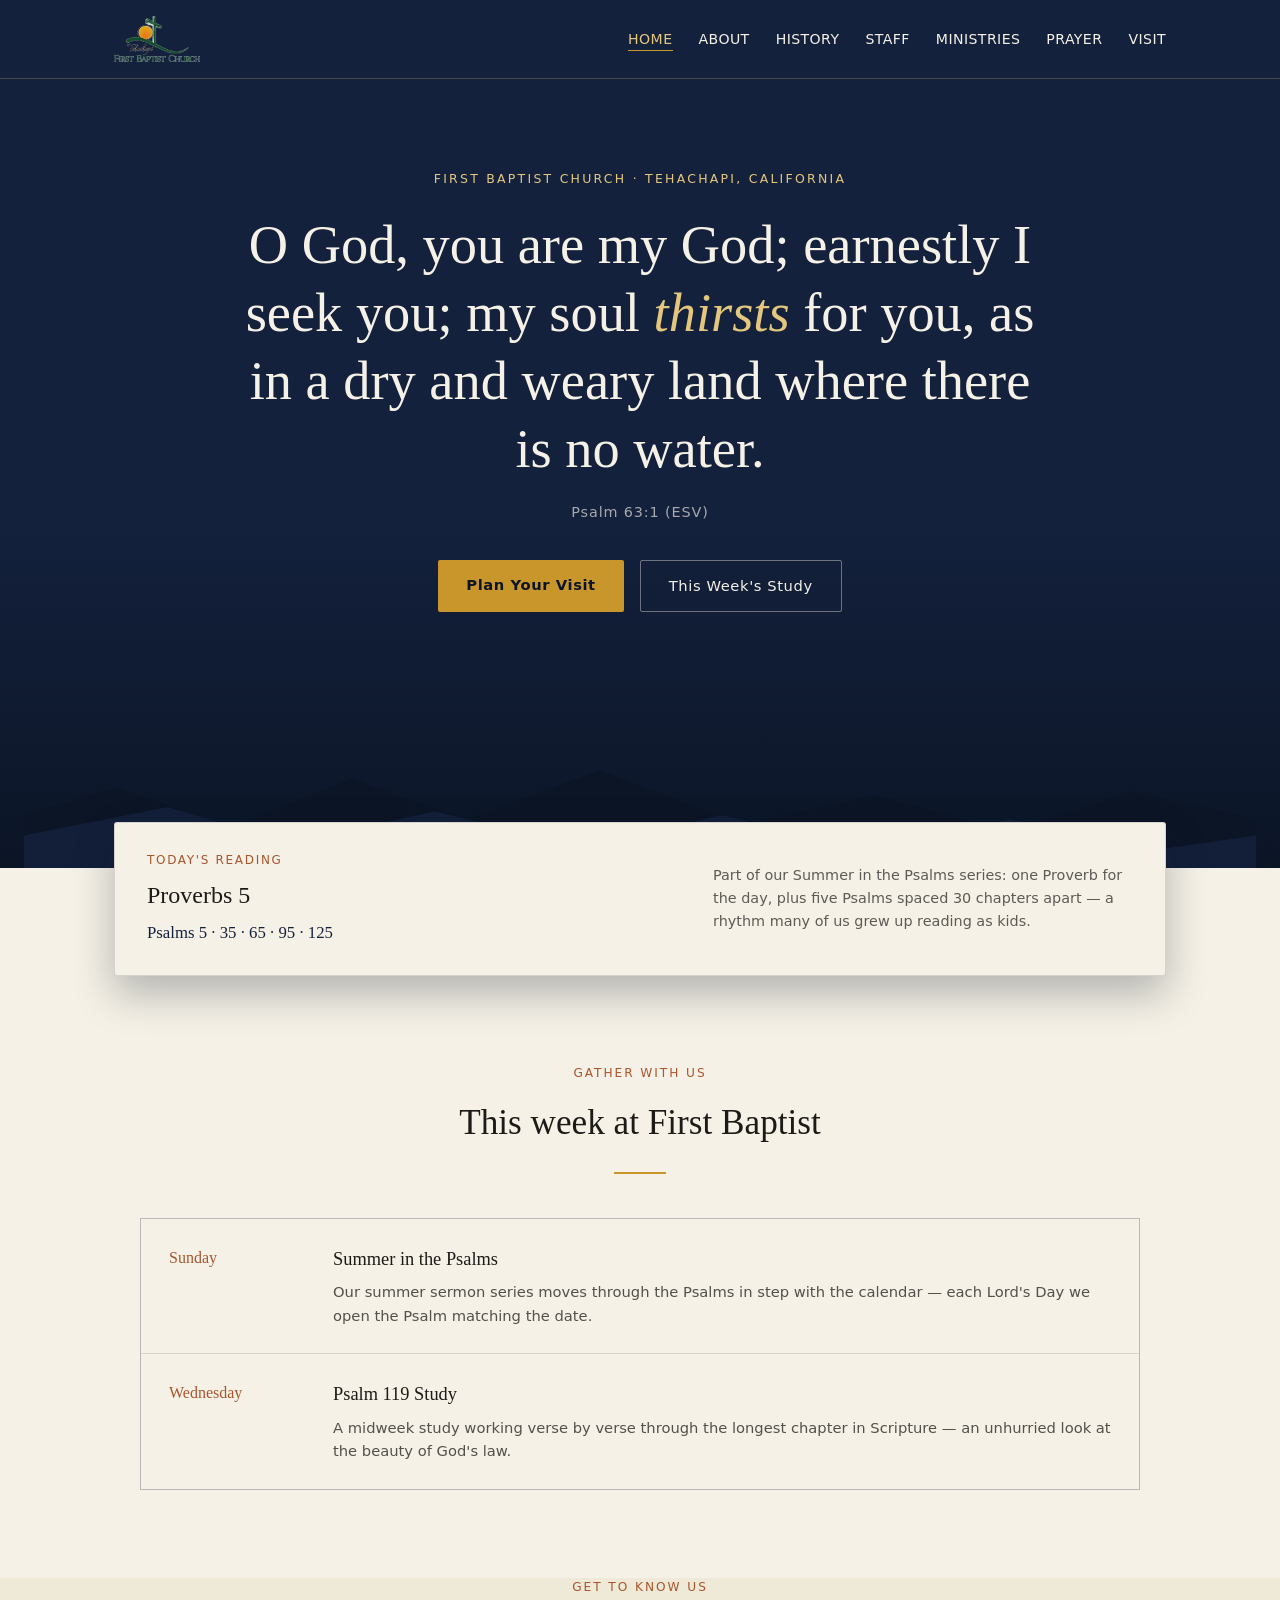
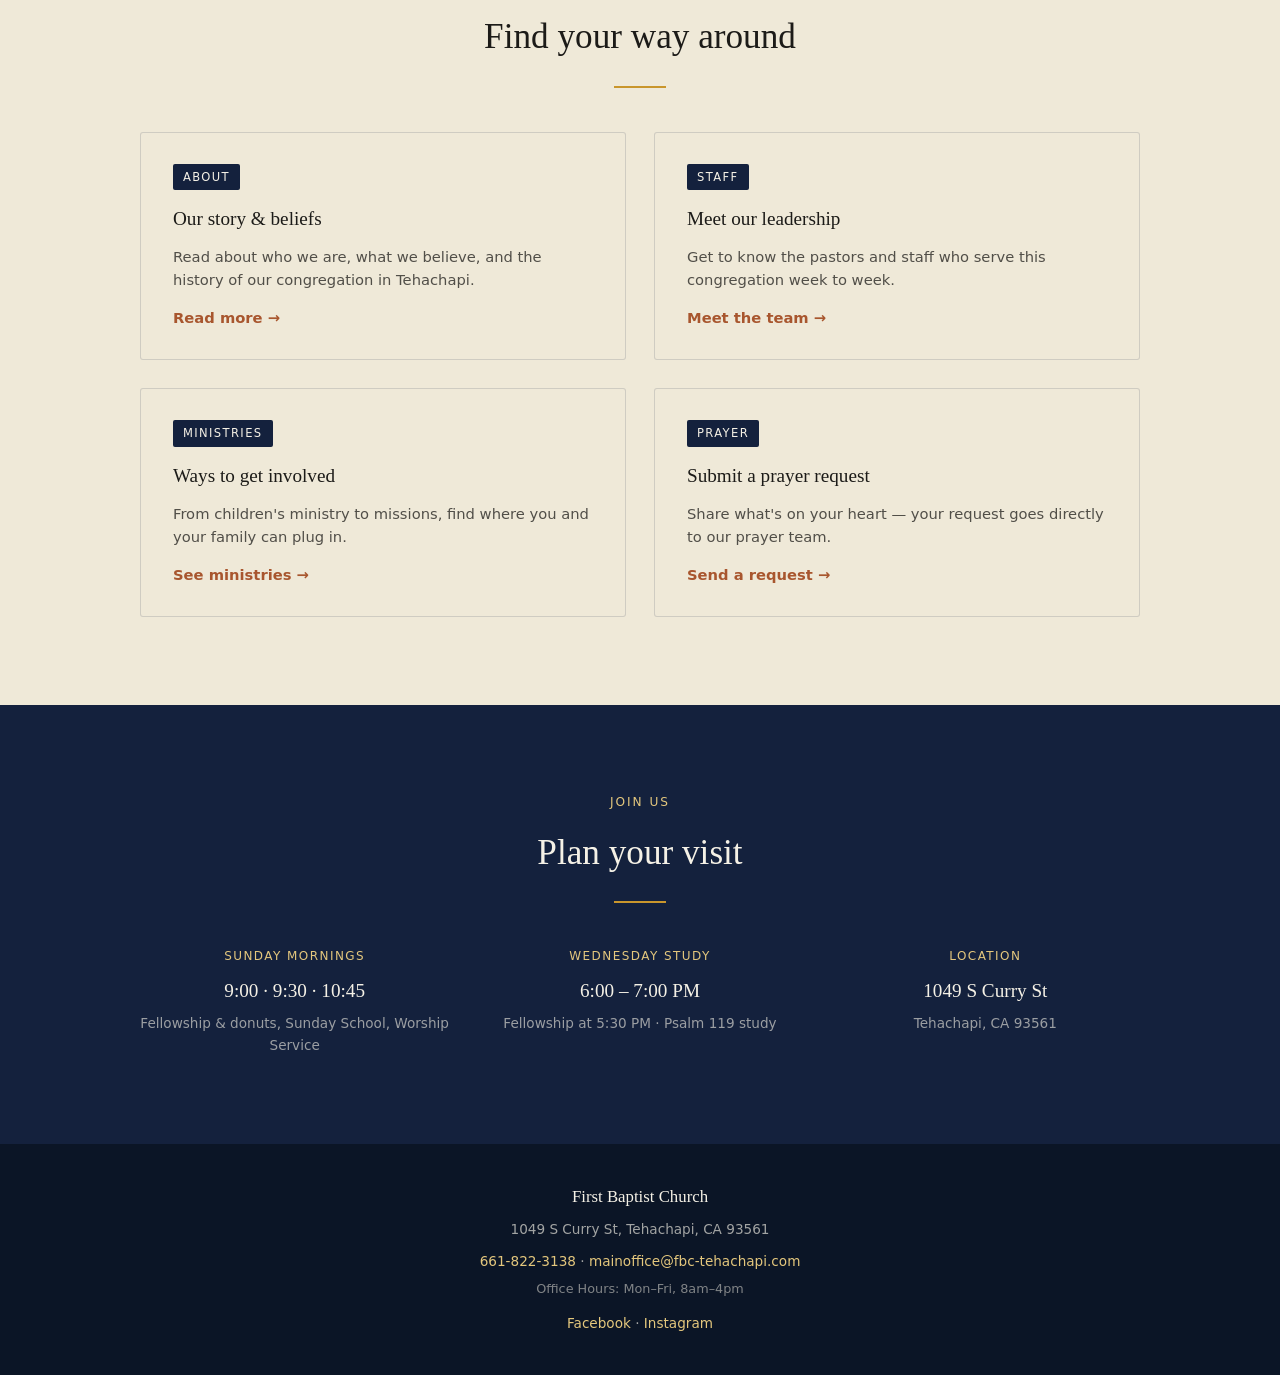
<file: index.html>
<!DOCTYPE html>
<html lang="en">
<head>
<meta charset="UTF-8">
<meta name="viewport" content="width=device-width, initial-scale=1.0">
<title>First Baptist Church — Tehachapi, California</title>
<link rel="stylesheet" href="styles.css">
</head>
<body>

<header>
  <div class="nav-wrap">
    <a href="index.html" class="brand"><img src="logo-transparent.png" alt="First Baptist Church Tehachapi" class="logo-img"></a>
    <button class="nav-toggle" id="navToggle" aria-expanded="false" aria-controls="navMenu">Menu</button>
    <nav>
      <ul id="navMenu">
        <li><a href="index.html" class="active">Home</a></li>
        <li><a href="about.html">About</a></li>
        <li><a href="history.html">History</a></li>
        <li><a href="staff.html">Staff</a></li>
        <li><a href="ministries.html">Ministries</a></li>
        <li><a href="prayer-requests.html">Prayer</a></li>
        <li><a href="index.html#visit">Visit</a></li>
      </ul>
    </nav>
  </div>
</header>

<section class="hero">
  <div class="hero-inner">
    <div class="eyebrow">First Baptist Church · Tehachapi, California</div>
    <h1>O God, you are my God; earnestly I seek you; my soul <em>thirsts</em> for you, as in a dry and weary land where there is no water.</h1>
    <div class="verse-ref">Psalm 63:1 (ESV)</div>
    <div class="hero-cta">
      <a href="#visit" class="btn btn-primary">Plan Your Visit</a>
      <a href="#this-week" class="btn btn-ghost">This Week's Study</a>
    </div>
  </div>

  <div class="horizon" aria-hidden="true">
    <svg viewBox="0 0 1200 160" preserveAspectRatio="none">
      <polygon points="0,160 0,95 90,60 200,110 320,50 430,100 560,40 700,105 830,70 960,115 1080,65 1200,100 1200,160" fill="#0B1526"/>
      <polygon points="0,160 0,120 140,85 260,130 400,90 540,135 680,95 820,140 960,100 1100,138 1200,120 1200,160" fill="#14213D" opacity="0.85"/>
    </svg>
  </div>
</section>

<div class="psalm-widget">
  <div class="psalm-card">
    <div>
      <div class="label">Today's Reading</div>
      <div class="psalm-num" id="proverbNum">Proverbs —</div>
      <div class="psalm-num" id="psalmNums" style="font-size:1.05rem; margin-top:6px; color:var(--navy);">Psalms —</div>
    </div>
    <div class="desc">Part of our Summer in the Psalms series: one Proverb for the day, plus five Psalms spaced 30 chapters apart — a rhythm many of us grew up reading as kids.</div>
  </div>
</div>

<section id="this-week">
  <div class="section-inner">
    <div class="section-head">
      <div class="section-eyebrow">Gather With Us</div>
      <h2>This week at First Baptist</h2>
      <div class="rule"></div>
    </div>
    <div class="week-list fade-in">
      <div class="week-item">
        <div class="when">Sunday</div>
        <div>
          <h3>Summer in the Psalms</h3>
          <p>Our summer sermon series moves through the Psalms in step with the calendar — each Lord's Day we open the Psalm matching the date.</p>
        </div>
      </div>
      <div class="week-item">
        <div class="when">Wednesday</div>
        <div>
          <h3>Psalm 119 Study</h3>
          <p>A midweek study working verse by verse through the longest chapter in Scripture — an unhurried look at the beauty of God's law.</p>
        </div>
      </div>
    </div>
  </div>
</section>

<section style="background:#EFE9D8; padding-top:0;">
  <div class="section-inner">
    <div class="section-head">
      <div class="section-eyebrow">Get to Know Us</div>
      <h2>Find your way around</h2>
      <div class="rule"></div>
    </div>
    <div class="ministry-grid fade-in">
      <div class="ministry-card">
        <div class="ministry-tag">About</div>
        <h3>Our story &amp; beliefs</h3>
        <p>Read about who we are, what we believe, and the history of our congregation in Tehachapi.</p>
        <p style="margin-top:14px;"><a href="about.html" style="color:var(--clay); font-weight:bold; text-decoration:none;">Read more &rarr;</a></p>
      </div>
      <div class="ministry-card">
        <div class="ministry-tag">Staff</div>
        <h3>Meet our leadership</h3>
        <p>Get to know the pastors and staff who serve this congregation week to week.</p>
        <p style="margin-top:14px;"><a href="staff.html" style="color:var(--clay); font-weight:bold; text-decoration:none;">Meet the team &rarr;</a></p>
      </div>
      <div class="ministry-card">
        <div class="ministry-tag">Ministries</div>
        <h3>Ways to get involved</h3>
        <p>From children's ministry to missions, find where you and your family can plug in.</p>
        <p style="margin-top:14px;"><a href="ministries.html" style="color:var(--clay); font-weight:bold; text-decoration:none;">See ministries &rarr;</a></p>
      </div>
      <div class="ministry-card">
        <div class="ministry-tag">Prayer</div>
        <h3>Submit a prayer request</h3>
        <p>Share what's on your heart — your request goes directly to our prayer team.</p>
        <p style="margin-top:14px;"><a href="prayer-requests.html" style="color:var(--clay); font-weight:bold; text-decoration:none;">Send a request &rarr;</a></p>
      </div>
    </div>
  </div>
</section>

<section id="visit" class="visit">
  <div class="section-inner">
    <div class="section-head">
      <div class="section-eyebrow">Join Us</div>
      <h2>Plan your visit</h2>
      <div class="rule"></div>
    </div>
    <div class="visit-grid fade-in">
      <div class="visit-item">
        <div class="label">Sunday Mornings</div>
        <div class="value">9:00 · 9:30 · 10:45</div>
        <div class="sub">Fellowship &amp; donuts, Sunday School, Worship Service</div>
      </div>
      <div class="visit-item">
        <div class="label">Wednesday Study</div>
        <div class="value">6:00 – 7:00 PM</div>
        <div class="sub">Fellowship at 5:30 PM · Psalm 119 study</div>
      </div>
      <div class="visit-item">
        <div class="label">Location</div>
        <div class="value">1049 S Curry St</div>
        <div class="sub">Tehachapi, CA 93561</div>
      </div>
    </div>
  </div>
</section>

<footer>
  <div class="brand-line">First Baptist Church</div>
  <div>1049 S Curry St, Tehachapi, CA 93561</div>
  <div style="margin-top:10px;">
    <a href="tel:+16618223138">661-822-3138</a> · <a href="mailto:mainoffice@fbc-tehachapi.com">mainoffice@fbc-tehachapi.com</a>
  </div>
  <div style="margin-top:6px; font-size:0.8rem; color:rgba(245,241,230,0.5);">Office Hours: Mon–Fri, 8am–4pm</div>
  <div style="margin-top:14px;">
    <a href="https://www.facebook.com/profile.php?id=100064793223810" target="_blank" rel="noopener">Facebook</a> ·
    <a href="https://www.instagram.com/tehachapifirstbaptist/" target="_blank" rel="noopener">Instagram</a>
  </div>
</footer>

<script src="script.js"></script>
</body>
</html>
</file>
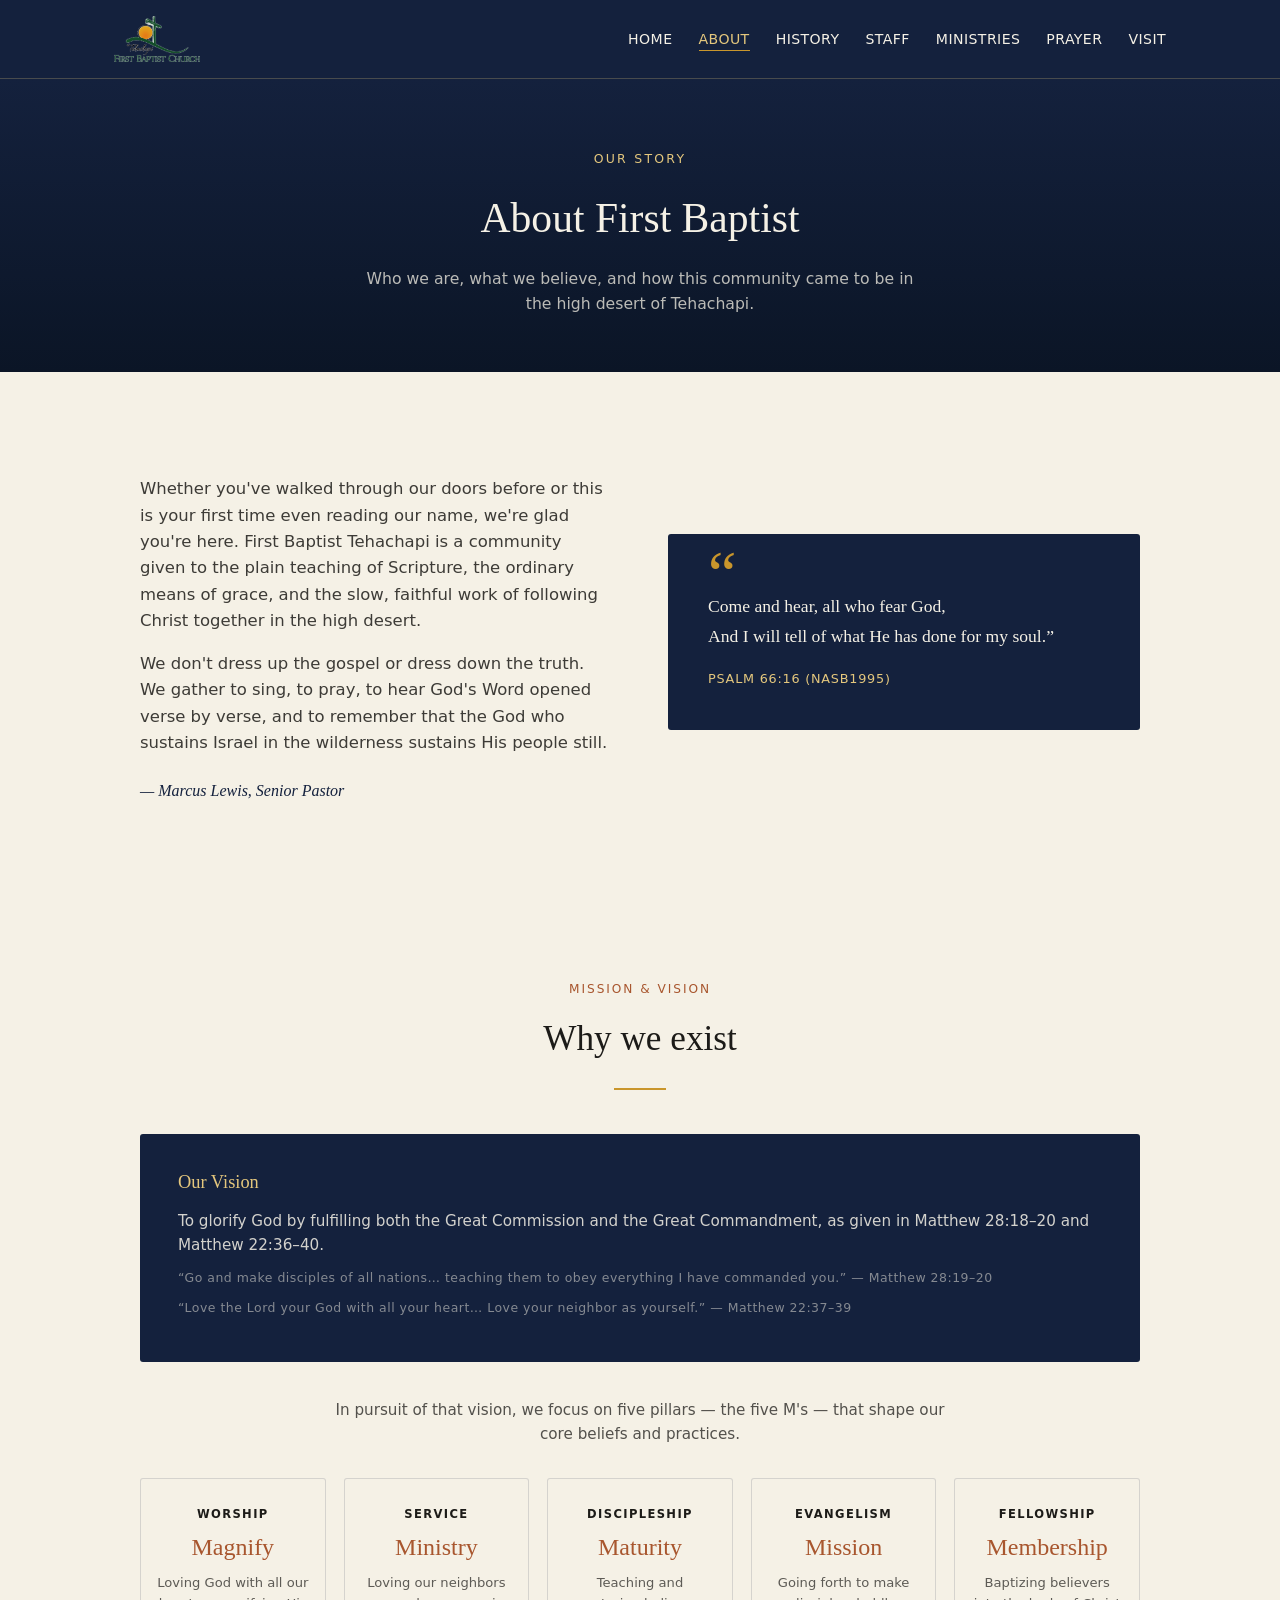
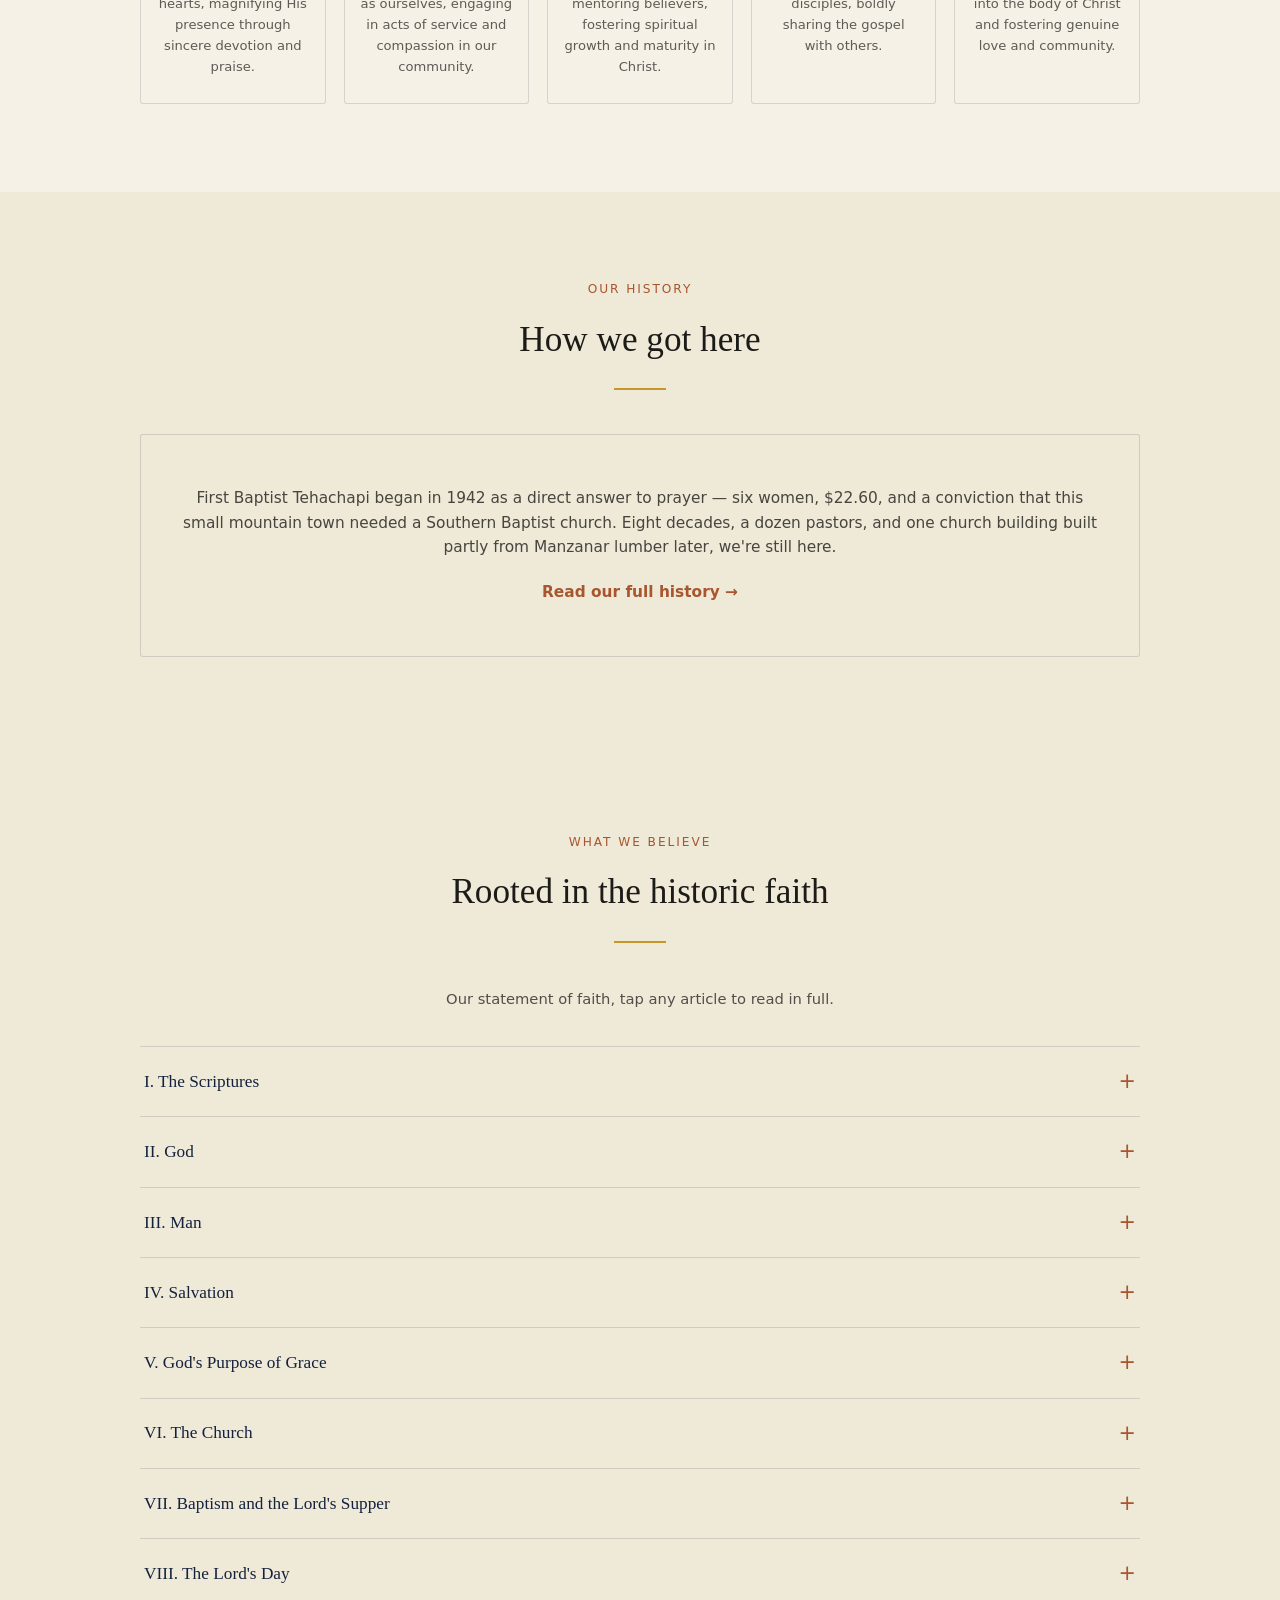
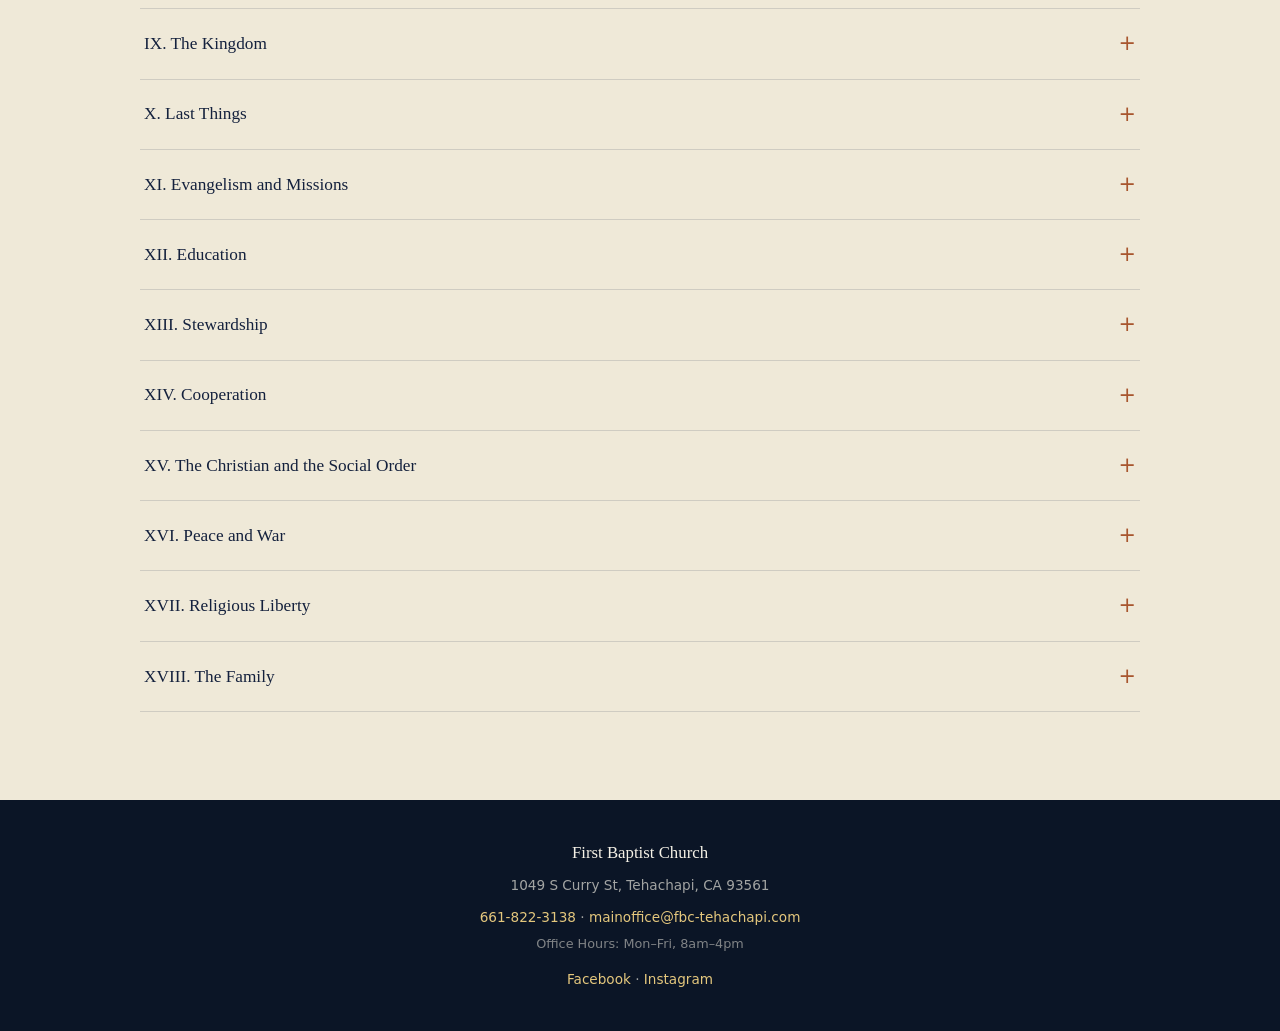
<file: about.html>
<!DOCTYPE html>
<html lang="en">
<head>
<meta charset="UTF-8">
<meta name="viewport" content="width=device-width, initial-scale=1.0">
<title>About — First Baptist Church, Tehachapi</title>
<link rel="stylesheet" href="styles.css">
</head>
<body>

<header>
  <div class="nav-wrap">
    <a href="index.html" class="brand"><img src="logo-transparent.png" alt="First Baptist Church Tehachapi" class="logo-img"></a>
    <button class="nav-toggle" id="navToggle" aria-expanded="false" aria-controls="navMenu">Menu</button>
    <nav>
      <ul id="navMenu">
        <li><a href="index.html">Home</a></li>
        <li><a href="about.html" class="active">About</a></li>
        <li><a href="history.html">History</a></li>
        <li><a href="staff.html">Staff</a></li>
        <li><a href="ministries.html">Ministries</a></li>
        <li><a href="prayer-requests.html">Prayer</a></li>
        <li><a href="index.html#visit">Visit</a></li>
      </ul>
    </nav>
  </div>
</header>

<div class="page-hero">
  <div class="eyebrow">Our Story</div>
  <h1>About First Baptist</h1>
  <p>Who we are, what we believe, and how this community came to be in the high desert of Tehachapi.</p>
</div>

<section>
  <div class="section-inner">
    <div class="welcome fade-in">
      <div>
        <p>Whether you've walked through our doors before or this is your first time even reading our name, we're glad you're here. First Baptist Tehachapi is a community given to the plain teaching of Scripture, the ordinary means of grace, and the slow, faithful work of following Christ together in the high desert.</p>
        <p>We don't dress up the gospel or dress down the truth. We gather to sing, to pray, to hear God's Word opened verse by verse, and to remember that the God who sustains Israel in the wilderness sustains His people still.</p>
        <div class="signature">— Marcus Lewis, Senior Pastor</div>
      </div>
      <div class="welcome-mark">
        Come and hear, all who fear God,<br>
        And I will tell of what He has done for my soul.&rdquo;
        <div style="margin-top:16px; font-family:var(--sans); font-size:0.8rem; letter-spacing:0.06em; color:var(--gold-soft);">PSALM 66:16 (NASB1995)</div>
      </div>
    </div>
  </div>
</section>

<section id="mission">
  <div class="section-inner">
    <div class="section-head">
      <div class="section-eyebrow">Mission &amp; Vision</div>
      <h2>Why we exist</h2>
      <div class="rule"></div>
    </div>
    <div class="vision-block fade-in">
      <h3>Our Vision</h3>
      <p>To glorify God by fulfilling both the Great Commission and the Great Commandment, as given in Matthew 28:18&ndash;20 and Matthew 22:36&ndash;40.</p>
      <p class="ref">&ldquo;Go and make disciples of all nations&hellip; teaching them to obey everything I have commanded you.&rdquo; &mdash; Matthew 28:19&ndash;20</p>
      <p class="ref">&ldquo;Love the Lord your God with all your heart&hellip; Love your neighbor as yourself.&rdquo; &mdash; Matthew 22:37&ndash;39</p>
    </div>
    <p style="text-align:center; max-width:640px; margin:0 auto 32px; color:rgba(28,27,24,0.75); font-size:0.95rem;">In pursuit of that vision, we focus on five pillars &mdash; the five M's &mdash; that shape our core beliefs and practices.</p>
    <div class="pillars fade-in">
      <div class="pillar">
        <div class="category">Worship</div>
        <div class="m-word">Magnify</div>
        <p>Loving God with all our hearts, magnifying His presence through sincere devotion and praise.</p>
      </div>
      <div class="pillar">
        <div class="category">Service</div>
        <div class="m-word">Ministry</div>
        <p>Loving our neighbors as ourselves, engaging in acts of service and compassion in our community.</p>
      </div>
      <div class="pillar">
        <div class="category">Discipleship</div>
        <div class="m-word">Maturity</div>
        <p>Teaching and mentoring believers, fostering spiritual growth and maturity in Christ.</p>
      </div>
      <div class="pillar">
        <div class="category">Evangelism</div>
        <div class="m-word">Mission</div>
        <p>Going forth to make disciples, boldly sharing the gospel with others.</p>
      </div>
      <div class="pillar">
        <div class="category">Fellowship</div>
        <div class="m-word">Membership</div>
        <p>Baptizing believers into the body of Christ and fostering genuine love and community.</p>
      </div>
    </div>
  </div>
</section>

<section style="background:#EFE9D8;">
  <div class="section-inner">
    <div class="section-head">
      <div class="section-eyebrow">Our History</div>
      <h2>How we got here</h2>
      <div class="rule"></div>
    </div>
    <div class="history-block fade-in" style="text-align:center;">
      <p>First Baptist Tehachapi began in 1942 as a direct answer to prayer &mdash; six women, $22.60, and a conviction that this small mountain town needed a Southern Baptist church. Eight decades, a dozen pastors, and one church building built partly from Manzanar lumber later, we're still here.</p>
      <p style="margin-top:20px;"><a href="history.html" style="color:var(--clay); font-weight:bold; text-decoration:none;">Read our full history &rarr;</a></p>
    </div>
  </div>
</section>

<section id="beliefs" style="background:#EFE9D8;">
  <div class="section-inner">
    <div class="section-head">
      <div class="section-eyebrow">What We Believe</div>
      <h2>Rooted in the historic faith</h2>
      <div class="rule"></div>
    </div>
    <p style="text-align:center; max-width:640px; margin:0 auto 36px; color:rgba(28,27,24,0.75); font-size:0.92rem;">Our statement of faith, tap any article to read in full.</p>

    <div class="doctrine fade-in">

      <details>
        <summary>I. The Scriptures</summary>
        <div class="doctrine-body">
          <p>The Holy Bible was written by men divinely inspired and is God's revelation of Himself to man. It is a perfect treasure of divine instruction. It has God for its author, salvation for its end, and truth, without any mixture of error, for its matter. Therefore, all Scripture is totally true and trustworthy. It reveals the principles by which God judges us, and therefore is, and will remain to the end of the world, the true center of Christian union, and the supreme standard by which all human conduct, creeds, and religious opinions should be tried. All Scripture is a testimony to Christ, who is Himself the focus of divine revelation.</p>
          <p class="doctrine-refs">Exodus 24:4; Deuteronomy 4:1-2; 17:19; Joshua 8:34; Psalms 19:7-10; 119:11,89,105,140; Isaiah 34:16; 40:8; Jeremiah 15:16; 36:1-32; Matthew 5:17-18; 22:29; Luke 21:33; 24:44-46; John 5:39; 16:13-15; 17:17; Acts 2:16ff.; 17:11; Romans 15:4; 16:25-26; 2 Timothy 3:15-17; Hebrews 1:1-2; 4:12; 1 Peter 1:25; 2 Peter 1:19-21.</p>
        </div>
      </details>

      <details>
        <summary>II. God</summary>
        <div class="doctrine-body">
          <p>There is one and only one living and true God. He is an intelligent, spiritual, and personal Being, the Creator, Redeemer, Preserver, and Ruler of the universe. God is infinite in holiness and all other perfections. God is all powerful and all knowing; and His perfect knowledge extends to all things, past, present, and future, including the future decisions of His free creatures. To Him we owe the highest love, reverence, and obedience. The eternal triune God reveals Himself to us as Father, Son, and Holy Spirit, with distinct personal attributes, but without division of nature, essence, or being.</p>
          <p><strong>A. God the Father</strong><br>God as Father reigns with providential care over His universe, His creatures, and the flow of the stream of human history according to the purposes of His grace. He is all powerful, all knowing, all loving, and all wise. God is Father in truth to those who become children of God through faith in Jesus Christ. He is fatherly in His attitude toward all men.</p>
          <p class="doctrine-refs">Genesis 1:1; 2:7; Exodus 3:14; 6:2-3; 15:11ff.; 20:1ff.; Leviticus 22:2; Deuteronomy 6:4; 32:6; 1 Chronicles 29:10; Psalm 19:1-3; Isaiah 43:3,15; 64:8; Jeremiah 10:10; 17:13; Matthew 6:9ff.; 7:11; 23:9; 28:19; Mark 1:9-11; John 4:24; 5:26; 14:6-13; 17:1-8; Acts 1:7; Romans 8:14-15; 1 Corinthians 8:6; Galatians 4:6; Ephesians 4:6; Colossians 1:15; 1 Timothy 1:17; Hebrews 11:6; 12:9; 1 Peter 1:17; 1 John 5:7.</p>
          <p><strong>B. God the Son</strong><br>Christ is the eternal Son of God. In His incarnation as Jesus Christ He was conceived of the Holy Spirit and born of the virgin Mary. Jesus perfectly revealed and did the will of God, taking upon Himself human nature with its demands and necessities and identifying Himself completely with mankind yet without sin. He honored the divine law by His personal obedience, and in His substitutionary death on the cross He made provision for the redemption of men from sin. He was raised from the dead with a glorified body and appeared to His disciples as the person who was with them before His crucifixion. He ascended into heaven and is now exalted at the right hand of God where He is the One Mediator, fully God, fully man, in whose Person is effected the reconciliation between God and man. He will return in power and glory to judge the world and to consummate His redemptive mission. He now dwells in all believers as the living and ever present Lord.</p>
          <p class="doctrine-refs">Genesis 18:1ff.; Psalms 2:7ff.; 110:1ff.; Isaiah 7:14; 53; Matthew 1:18-23; 3:17; 8:29; 11:27; 14:33; 16:16,27; 17:5; 27; 28:1-6,19; Mark 1:1; 3:11; Luke 1:35; 4:41; 22:70; 24:46; John 1:1-18,29; 10:30,38; 11:25-27; 12:44-50; 14:7-11; 16:15-16,28; 17:1-5, 21-22; 20:1-20,28; Acts 1:9; 2:22-24; 7:55-56; 9:4-5,20; Romans 1:3-4; 3:23-26; 5:6-21; 8:1-3,34; 10:4; 1 Corinthians 1:30; 2:2; 8:6; 15:1-8,24-28; 2 Corinthians 5:19-21; 8:9; Galatians 4:4-5; Ephesians 1:20; 3:11; 4:7-10; Philippians 2:5-11; Colossians 1:13-22; 2:9; 1 Thessalonians 4:14-18; 1 Timothy 2:5-6; 3:16; Titus 2:13-14; Hebrews 1:1-3; 4:14-15; 7:14-28; 9:12-15,24-28; 12:2; 13:8; 1 Peter 2:21-25; 3:22; 1 John 1:7-9; 3:2; 4:14-15; 5:9; 2 John 7-9; Revelation 1:13-16; 5:9-14; 12:10-11; 13:8; 19:16.</p>
          <p><strong>C. God the Holy Spirit</strong><br>The Holy Spirit is the Spirit of God, fully divine. He inspired holy men of old to write the Scriptures. Through illumination He enables men to understand truth. He exalts Christ. He convicts men of sin, of righteousness, and of judgment. He calls men to the Saviour, and effects regeneration. At the moment of regeneration He baptizes every believer into the Body of Christ. He cultivates Christian character, comforts believers, and bestows the spiritual gifts by which they serve God through His church. He seals the believer unto the day of final redemption. His presence in the Christian is the guarantee that God will bring the believer into the fullness of the stature of Christ. He enlightens and empowers the believer and the church in worship, evangelism, and service.</p>
          <p class="doctrine-refs">Genesis 1:2; Judges 14:6; Job 26:13; Psalms 51:11; 139:7ff.; Isaiah 61:1-3; Joel 2:28-32; Matthew 1:18; 3:16; 4:1; 12:28-32; 28:19; Mark 1:10,12; Luke 1:35; 4:1,18-19; 11:13; 12:12; 24:49; John 4:24; 14:16-17,26; 15:26; 16:7-14; Acts 1:8; 2:1-4,38; 4:31; 5:3; 6:3; 7:55; 8:17,39; 10:44; 13:2; 15:28; 16:6; 19:1-6; Romans 8:9-11,14-16,26-27; 1 Corinthians 2:10-14; 3:16; 12:3-11,13; Galatians 4:6; Ephesians 1:13-14; 4:30; 5:18; 1 Thessalonians 5:19; 1 Timothy 3:16; 4:1; 2 Timothy 1:14; 3:16; Hebrews 9:8,14; 2 Peter 1:21; 1 John 4:13; 5:6-7; Revelation 1:10; 22:17.</p>
        </div>
      </details>

      <details>
        <summary>III. Man</summary>
        <div class="doctrine-body">
          <p>Man is the special creation of God, made in His own image. He created them male and female as the crowning work of His creation. The gift of gender is thus part of the goodness of God's creation. In the beginning man was innocent of sin and was endowed by his Creator with freedom of choice. By his free choice man sinned against God and brought sin into the human race. Through the temptation of Satan man transgressed the command of God, and fell from his original innocence whereby his posterity inherit a nature and an environment inclined toward sin. Therefore, as soon as they are capable of moral action, they become transgressors and are under condemnation. Only the grace of God can bring man into His holy fellowship and enable man to fulfill the creative purpose of God. The sacredness of human personality is evident in that God created man in His own image, and in that Christ died for man; therefore, every person of every race possesses full dignity and is worthy of respect and Christian love.</p>
          <p class="doctrine-refs">Genesis 1:26-30; 2:5,7,18-22; 3; 9:6; Psalms 1; 8:3-6; 32:1-5; 51:5; Isaiah 6:5; Jeremiah 17:5; Matthew 16:26; Acts 17:26-31; Romans 1:19-32; 3:10-18,23; 5:6,12,19; 6:6; 7:14-25; 8:14-18,29; 1 Corinthians 1:21-31; 15:19,21-22; Ephesians 2:1-22; Colossians 1:21-22; 3:9-11.</p>
        </div>
      </details>

      <details>
        <summary>IV. Salvation</summary>
        <div class="doctrine-body">
          <p>Salvation involves the redemption of the whole man, and is offered freely to all who accept Jesus Christ as Lord and Saviour, who by His own blood obtained eternal redemption for the believer. In its broadest sense salvation includes regeneration, justification, sanctification, and glorification. There is no salvation apart from personal faith in Jesus Christ as Lord.</p>
          <p><strong>A. Regeneration</strong>, or the new birth, is a work of God's grace whereby believers become new creatures in Christ Jesus. It is a change of heart wrought by the Holy Spirit through conviction of sin, to which the sinner responds in repentance toward God and faith in the Lord Jesus Christ. Repentance and faith are inseparable experiences of grace. Repentance is a genuine turning from sin toward God. Faith is the acceptance of Jesus Christ and commitment of the entire personality to Him as Lord and Saviour.</p>
          <p><strong>B. Justification</strong> is God's gracious and full acquittal upon principles of His righteousness of all sinners who repent and believe in Christ. Justification brings the believer unto a relationship of peace and favor with God.</p>
          <p><strong>C. Sanctification</strong> is the experience, beginning in regeneration, by which the believer is set apart to God's purposes, and is enabled to progress toward moral and spiritual maturity through the presence and power of the Holy Spirit dwelling in him. Growth in grace should continue throughout the regenerate person's life.</p>
          <p><strong>D. Glorification</strong> is the culmination of salvation and is the final blessed and abiding state of the redeemed.</p>
          <p class="doctrine-refs">Genesis 3:15; Exodus 3:14-17; 6:2-8; Matthew 1:21; 4:17; 16:21-26; 27:22-28:6; Luke 1:68-69; 2:28-32; John 1:11-14,29; 3:3-21,36; 5:24; 10:9,28-29; 15:1-16; 17:17; Acts 2:21; 4:12; 15:11; 16:30-31; 17:30-31; 20:32; Romans 1:16-18; 2:4; 3:23-25; 4:3ff.; 5:8-10; 6:1-23; 8:1-18,29-39; 10:9-10,13; 13:11-14; 1 Corinthians 1:18,30; 6:19-20; 15:10; 2 Corinthians 5:17-20; Galatians 2:20; 3:13; 5:22-25; 6:15; Ephesians 1:7; 2:8-22; 4:11-16; Philippians 2:12-13; Colossians 1:9-22; 3:1ff.; 1 Thessalonians 5:23-24; 2 Timothy 1:12; Titus 2:11-14; Hebrews 2:1-3; 5:8-9; 9:24-28; 11:1-12:8,14; James 2:14-26; 1 Peter 1:2-23; 1 John 1:6-2:11; Revelation 3:20; 21:1-22:5.</p>
        </div>
      </details>

      <details>
        <summary>V. God's Purpose of Grace</summary>
        <div class="doctrine-body">
          <p>Election is the gracious purpose of God, according to which He regenerates, justifies, sanctifies, and glorifies sinners. It is consistent with the free agency of man, and comprehends all the means in connection with the end. It is the glorious display of God's sovereign goodness, and is infinitely wise, holy, and unchangeable. It excludes boasting and promotes humility.</p>
          <p>All true believers endure to the end. Those whom God has accepted in Christ, and sanctified by His Spirit, will never fall away from the state of grace, but shall persevere to the end. Believers may fall into sin through neglect and temptation, whereby they grieve the Spirit, impair their graces and comforts, and bring reproach on the cause of Christ and temporal judgments on themselves; yet they shall be kept by the power of God through faith unto salvation.</p>
          <p class="doctrine-refs">Genesis 12:1-3; Exodus 19:5-8; 1 Samuel 8:4-7,19-22; Isaiah 5:1-7; Jeremiah 31:31ff.; Matthew 16:18-19; 21:28-45; 24:22,31; 25:34; Luke 1:68-79; 2:29-32; 19:41-44; 24:44-48; John 1:12-14; 3:16; 5:24; 6:44-45,65; 10:27-29; 15:16; 17:6,12,17-18; Acts 20:32; Romans 5:9-10; 8:28-39; 10:12-15; 11:5-7,26-36; 1 Corinthians 1:1-2; 15:24-28; Ephesians 1:4-23; 2:1-10; 3:1-11; Colossians 1:12-14; 2 Thessalonians 2:13-14; 2 Timothy 1:12; 2:10,19; Hebrews 11:39&ndash;12:2; James 1:12; 1 Peter 1:2-5,13; 2:4-10; 1 John 1:7-9; 2:19; 3:2.</p>
        </div>
      </details>

      <details>
        <summary>VI. The Church</summary>
        <div class="doctrine-body">
          <p>A New Testament church of the Lord Jesus Christ is an autonomous local congregation of baptized believers, associated by covenant in the faith and fellowship of the gospel; observing the two ordinances of Christ, governed by His laws, exercising the gifts, rights, and privileges invested in them by His Word, and seeking to extend the gospel to the ends of the earth. Each congregation operates under the Lordship of Christ through democratic processes. In such a congregation each member is responsible and accountable to Christ as Lord. Its scriptural officers are pastors and deacons. While both men and women are gifted for service in the church, the office of pastor is limited to men as qualified by Scripture.</p>
          <p>The New Testament speaks also of the church as the Body of Christ which includes all of the redeemed of all the ages, believers from every tribe, and tongue, and people, and nation.</p>
          <p class="doctrine-refs">Matthew 16:15-19; 18:15-20; Acts 2:41-42,47; 5:11-14; 6:3-6; 13:1-3; 14:23,27; 15:1-30; 16:5; 20:28; Romans 1:7; 1 Corinthians 1:2; 3:16; 5:4-5; 7:17; 9:13-14; 12; Ephesians 1:22-23; 2:19-22; 3:8-11,21; 5:22-32; Philippians 1:1; Colossians 1:18; 1 Timothy 2:9-14; 3:1-15; 4:14; Hebrews 11:39-40; 1 Peter 5:1-4; Revelation 2-3; 21:2-3.</p>
        </div>
      </details>

      <details>
        <summary>VII. Baptism and the Lord's Supper</summary>
        <div class="doctrine-body">
          <p>Christian baptism is the immersion of a believer in water in the name of the Father, the Son, and the Holy Spirit. It is an act of obedience symbolizing the believer's faith in a crucified, buried, and risen Saviour, the believer's death to sin, the burial of the old life, and the resurrection to walk in newness of life in Christ Jesus. It is a testimony to his faith in the final resurrection of the dead. Being a church ordinance, it is prerequisite to the privileges of church membership and to the Lord's Supper.</p>
          <p>The Lord's Supper is a symbolic act of obedience whereby members of the church, through partaking of the bread and the fruit of the vine, memorialize the death of the Redeemer and anticipate His second coming.</p>
          <p class="doctrine-refs">Matthew 3:13-17; 26:26-30; 28:19-20; Mark 1:9-11; 14:22-26; Luke 3:21-22; 22:19-20; John 3:23; Acts 2:41-42; 8:35-39; 16:30-33; 20:7; Romans 6:3-5; 1 Corinthians 10:16,21; 11:23-29; Colossians 2:12. The first day of the week is the Lord's Day.</p>
        </div>
      </details>

      <details>
        <summary>VIII. The Lord's Day</summary>
        <div class="doctrine-body">
          <p>The first day of the week is the Lord's Day. It is a Christian institution for regular observance. It commemorates the resurrection of Christ from the dead and should include exercises of worship and spiritual devotion, both public and private. Activities on the Lord's Day should be commensurate with the Christian's conscience under the Lordship of Jesus Christ.</p>
          <p class="doctrine-refs">Exodus 20:8-11; Matthew 12:1-12; 28:1ff.; Mark 2:27-28; 16:1-7; Luke 24:1-3,33-36; John 4:21-24; 20:1,19-28; Acts 20:7; Romans 14:5-10; I Corinthians 16:1-2; Colossians 2:16; 3:16; Revelation 1:10.</p>
        </div>
      </details>

      <details>
        <summary>IX. The Kingdom</summary>
        <div class="doctrine-body">
          <p>The Kingdom of God includes both His general sovereignty over the universe and His particular kingship over men who willfully acknowledge Him as King. Particularly the Kingdom is the realm of salvation into which men enter by trustful, childlike commitment to Jesus Christ. Christians ought to pray and to labor that the Kingdom may come and God's will be done on earth. The full consummation of the Kingdom awaits the return of Jesus Christ and the end of this age.</p>
          <p class="doctrine-refs">Genesis 1:1; Isaiah 9:6-7; Jeremiah 23:5-6; Matthew 3:2; 4:8-10,23; 12:25-28; 13:1-52; 25:31-46; 26:29; Mark 1:14-15; 9:1; Luke 4:43; 8:1; 9:2; 12:31-32; 17:20-21; 23:42; John 3:3; 18:36; Acts 1:6-7; 17:22-31; Romans 5:17; 8:19; 1 Corinthians 15:24-28; Colossians 1:13; Hebrews 11:10,16; 12:28; 1 Peter 2:4-10; 4:13; Revelation 1:6,9; 5:10; 11:15; 21-22.</p>
        </div>
      </details>

      <details>
        <summary>X. Last Things</summary>
        <div class="doctrine-body">
          <p>God, in His own time and in His own way, will bring the world to its appropriate end. According to His promise, Jesus Christ will return personally and visibly in glory to the earth; the dead will be raised; and Christ will judge all men in righteousness. The unrighteous will be consigned to Hell, the place of everlasting punishment. The righteous in their resurrected and glorified bodies will receive their reward and will dwell forever in Heaven with the Lord.</p>
          <p class="doctrine-refs">Isaiah 2:4; 11:9; Matthew 16:27; 18:8-9; 19:28; 24:27,30,36,44; 25:31-46; 26:64; Mark 8:38; 9:43-48; Luke 12:40,48; 16:19-26; 17:22-37; 21:27-28; John 14:1-3; Acts 1:11; 17:31; Romans 14:10; 1 Corinthians 4:5; 15:24-28,35-58; 2 Corinthians 5:10; Philippians 3:20-21; Colossians 1:5; 3:4; 1 Thessalonians 4:14-18; 5:1ff.; 2 Thessalonians 1:7ff.; 2; 1 Timothy 6:14; 2 Timothy 4:1,8; Titus 2:13; Hebrews 9:27-28; James 5:8; 2 Peter 3:7ff.; 1 John 2:28; 3:2; Jude 14; Revelation 1:18; 3:11; 20:1-22:13.</p>
        </div>
      </details>

      <details>
        <summary>XI. Evangelism and Missions</summary>
        <div class="doctrine-body">
          <p>It is the duty and privilege of every follower of Christ and of every church of the Lord Jesus Christ to endeavor to make disciples of all nations. The new birth of man's spirit by God's Holy Spirit means the birth of love for others. Missionary effort on the part of all rests thus upon a spiritual necessity of the regenerate life, and is expressly and repeatedly commanded in the teachings of Christ. The Lord Jesus Christ has commanded the preaching of the gospel to all nations. It is the duty of every child of God to seek constantly to win the lost to Christ by verbal witness undergirded by a Christian lifestyle, and by other methods in harmony with the gospel of Christ.</p>
          <p class="doctrine-refs">Genesis 12:1-3; Exodus 19:5-6; Isaiah 6:1-8; Matthew 9:37-38; 10:5-15; 13:18-30, 37-43; 16:19; 22:9-10; 24:14; 28:18-20; Luke 10:1-18; 24:46-53; John 14:11-12; 15:7-8,16; 17:15; 20:21; Acts 1:8; 2; 8:26-40; 10:42-48; 13:2-3; Romans 10:13-15; Ephesians 3:1-11; 1 Thessalonians 1:8; 2 Timothy 4:5; Hebrews 2:1-3; 11:39-12:2; 1 Peter 2:4-10; Revelation 22:17.</p>
        </div>
      </details>

      <details>
        <summary>XII. Education</summary>
        <div class="doctrine-body">
          <p>Christianity is the faith of enlightenment and intelligence. In Jesus Christ abide all the treasures of wisdom and knowledge. All sound learning is, therefore, a part of our Christian heritage. The new birth opens all human faculties and creates a thirst for knowledge. Moreover, the cause of education in the Kingdom of Christ is co-ordinate with the causes of missions and general benevolence, and should receive along with these the liberal support of the churches. An adequate system of Christian education is necessary to a complete spiritual program for Christ's people.</p>
          <p>In Christian education there should be a proper balance between academic freedom and academic responsibility. Freedom in any orderly relationship of human life is always limited and never absolute. The freedom of a teacher in a Christian school, college, or seminary is limited by the pre-eminence of Jesus Christ, by the authoritative nature of the Scriptures, and by the distinct purpose for which the school exists.</p>
          <p class="doctrine-refs">Deuteronomy 4:1,5,9,14; 6:1-10; 31:12-13; Nehemiah 8:1-8; Job 28:28; Psalms 19:7ff.; 119:11; Proverbs 3:13ff.; 4:1-10; 8:1-7,11; 15:14; Ecclesiastes 7:19; Matthew 5:2; 7:24ff.; 28:19-20; Luke 2:40; 1 Corinthians 1:18-31; Ephesians 4:11-16; Philippians 4:8; Colossians 2:3,8-9; 1 Timothy 1:3-7; 2 Timothy 2:15; 3:14-17; Hebrews 5:12-6:3; James 1:5; 3:17.</p>
        </div>
      </details>

      <details>
        <summary>XIII. Stewardship</summary>
        <div class="doctrine-body">
          <p>God is the source of all blessings, temporal and spiritual; all that we have and are we owe to Him. Christians have a spiritual debtorship to the whole world, a holy trusteeship in the gospel, and a binding stewardship in their possessions. They are therefore under obligation to serve Him with their time, talents, and material possessions; and should recognize all these as entrusted to them to use for the glory of God and for helping others. According to the Scriptures, Christians should contribute of their means cheerfully, regularly, systematically, proportionately, and liberally for the advancement of the Redeemer's cause on earth.</p>
          <p class="doctrine-refs">Genesis 14:20; Leviticus 27:30-32; Deuteronomy 8:18; Malachi 3:8-12; Matthew 6:1-4,19-21; 19:21; 23:23; 25:14-29; Luke 12:16-21,42; 16:1-13; Acts 2:44-47; 5:1-11; 17:24-25; 20:35; Romans 6:6-22; 12:1-2; 1 Corinthians 4:1-2; 6:19-20; 12; 16:1-4; 2 Corinthians 8-9; 12:15; Philippians 4:10-19; 1 Peter 1:18-19.</p>
        </div>
      </details>

      <details>
        <summary>XIV. Cooperation</summary>
        <div class="doctrine-body">
          <p>Christ's people should, as occasion requires, organize such associations and conventions as may best secure cooperation for the great objects of the Kingdom of God. Such organizations have no authority over one another or over the churches. They are voluntary and advisory bodies designed to elicit, combine, and direct the energies of our people in the most effective manner. Members of New Testament churches should cooperate with one another in carrying forward the missionary, educational, and benevolent ministries for the extension of Christ's Kingdom. Christian unity in the New Testament sense is spiritual harmony and voluntary cooperation for common ends by various groups of Christ's people. Cooperation is desirable between the various Christian denominations, when the end to be attained is itself justified, and when such cooperation involves no violation of conscience or compromise of loyalty to Christ and His Word as revealed in the New Testament.</p>
          <p class="doctrine-refs">Exodus 17:12; 18:17ff.; Judges 7:21; Ezra 1:3-4; 2:68-69; 5:14-15; Nehemiah 4; 8:1-5; Matthew 10:5-15; 20:1-16; 22:1-10; 28:19-20; Mark 2:3; Luke 10:1ff.; Acts 1:13-14; 2:1ff.; 4:31-37; 13:2-3; 15:1-35; 1 Corinthians 1:10-17; 3:5-15; 12; 2 Corinthians 8-9; Galatians 1:6-10; Ephesians 4:1-16; Philippians 1:15-18.</p>
        </div>
      </details>

      <details>
        <summary>XV. The Christian and the Social Order</summary>
        <div class="doctrine-body">
          <p>All Christians are under obligation to seek to make the will of Christ supreme in our own lives and in human society. Means and methods used for the improvement of society and the establishment of righteousness among men can be truly and permanently helpful only when they are rooted in the regeneration of the individual by the saving grace of God in Jesus Christ. In the spirit of Christ, Christians should oppose racism, every form of greed, selfishness, and vice, and all forms of sexual immorality, including adultery, homosexuality, and pornography. We should work to provide for the orphaned, the needy, the abused, the aged, the helpless, and the sick. We should speak on behalf of the unborn and contend for the sanctity of all human life from conception to natural death. Every Christian should seek to bring industry, government, and society as a whole under the sway of the principles of righteousness, truth, and brotherly love. In order to promote these ends Christians should be ready to work with all men of good will in any good cause, always being careful to act in the spirit of love without compromising their loyalty to Christ and His truth.</p>
          <p class="doctrine-refs">Exodus 20:3-17; Leviticus 6:2-5; Deuteronomy 10:12; 27:17; Psalm 101:5; Micah 6:8; Zechariah 8:16; Matthew 5:13-16,43-48; 22:36-40; 25:35; Mark 1:29-34; 2:3ff.; 10:21; Luke 4:18-21; 10:27-37; 20:25; John 15:12; 17:15; Romans 12&ndash;14; 1Corinthians 5:9-10; 6:1-7; 7:20-24; 10:23-11:1; Galatians 3:26-28; Ephesians 6:5-9; Colossians 3:12-17; 1 Thessalonians 3:12; Philemon; James 1:27; 2:8.</p>
        </div>
      </details>

      <details>
        <summary>XVI. Peace and War</summary>
        <div class="doctrine-body">
          <p>It is the duty of Christians to seek peace with all men on principles of righteousness. In accordance with the spirit and teachings of Christ they should do all in their power to put an end to war.</p>
          <p>The true remedy for the war spirit is the gospel of our Lord. The supreme need of the world is the acceptance of His teachings in all the affairs of men and nations, and the practical application of His law of love. Christian people throughout the world should pray for the reign of the Prince of Peace.</p>
          <p class="doctrine-refs">Isaiah 2:4; Matthew 5:9,38-48; 6:33; 26:52; Luke 22:36,38; Romans 12:18-19; 13:1-7; 14:19; Hebrews 12:14; James 4:1-2.</p>
        </div>
      </details>

      <details>
        <summary>XVII. Religious Liberty</summary>
        <div class="doctrine-body">
          <p>God alone is Lord of the conscience, and He has left it free from the doctrines and commandments of men which are contrary to His Word or not contained in it. Church and state should be separate. The state owes to every church protection and full freedom in the pursuit of its spiritual ends. In providing for such freedom no ecclesiastical group or denomination should be favored by the state more than others. Civil government being ordained of God, it is the duty of Christians to render loyal obedience thereto in all things not contrary to the revealed will of God. The church should not resort to the civil power to carry on its work. The gospel of Christ contemplates spiritual means alone for the pursuit of its ends. The state has no right to impose penalties for religious opinions of any kind. The state has no right to impose taxes for the support of any form of religion. A free church in a free state is the Christian ideal, and this implies the right of free and unhindered access to God on the part of all men, and the right to form and propagate opinions in the sphere of religion without interference by the civil power.</p>
          <p class="doctrine-refs">Genesis 1:27; 2:7; Matthew 6:6-7,24; 16:26; 22:21; John 8:36; Acts 4:19-20; Romans 6:1-2; 13:1-7; Galatians 5:1,13; Philippians 3:20; 1 Timothy 2:1-2; James 4:12; 1 Peter 2:12-17; 3:11-17; 4:12-19.</p>
        </div>
      </details>

      <details>
        <summary>XVIII. The Family</summary>
        <div class="doctrine-body">
          <p>God has ordained the family as the foundational institution of human society. It is composed of persons related to one another by marriage, blood, or adoption.</p>
          <p>Marriage is the uniting of one man and one woman in covenant commitment for a lifetime. It is God's unique gift to reveal the union between Christ and His church and to provide for the man and the woman in marriage the framework for intimate companionship, the channel of sexual expression according to biblical standards, and the means for procreation of the human race.</p>
          <p>The husband and wife are of equal worth before God, since both are created in God's image. The marriage relationship models the way God relates to His people. A husband is to love his wife as Christ loved the church. He has the God-given responsibility to provide for, to protect, and to lead his family. A wife is to submit herself graciously to the servant leadership of her husband even as the church willingly submits to the headship of Christ. She, being in the image of God as is her husband and thus equal to him, has the God-given responsibility to respect her husband and to serve as his helper in managing the household and nurturing the next generation.</p>
          <p>Children, from the moment of conception, are a blessing and heritage from the Lord. Parents are to demonstrate to their children God's pattern for marriage. Parents are to teach their children spiritual and moral values and to lead them, through consistent lifestyle example and loving discipline, to make choices based on biblical truth. Children are to honor and obey their parents.</p>
          <p class="doctrine-refs">Genesis 1:26-28; 2:15-25; 3:1-20; Exodus 20:12; Deuteronomy 6:4-9; Joshua 24:15; 1 Samuel 1:26-28; Psalms 51:5; 78:1-8; 127; 128; 139:13-16; Proverbs 1:8; 5:15-20; 6:20-22; 12:4; 13:24; 14:1; 17:6; 18:22; 22:6,15; 23:13-14; 24:3; 29:15,17; 31:10-31; Ecclesiastes 4:9-12; 9:9; Malachi 2:14-16; Matthew 5:31-32; 18:2-5; 19:3-9; Mark 10:6-12; Romans 1:18-32; 1 Corinthians 7:1-16; Ephesians 5:21-33; 6:1-4; Colossians 3:18-21; 1 Timothy 5:8,14; 2 Timothy 1:3-5; Titus 2:3-5; Hebrews 13:4; 1 Peter 3:1-7.</p>
        </div>
      </details>

    </div>
  </div>
</section>

<footer>
  <div class="brand-line">First Baptist Church</div>
  <div>1049 S Curry St, Tehachapi, CA 93561</div>
  <div style="margin-top:10px;">
    <a href="tel:+16618223138">661-822-3138</a> · <a href="mailto:mainoffice@fbc-tehachapi.com">mainoffice@fbc-tehachapi.com</a>
  </div>
  <div style="margin-top:6px; font-size:0.8rem; color:rgba(245,241,230,0.5);">Office Hours: Mon–Fri, 8am–4pm</div>
  <div style="margin-top:14px;">
    <a href="https://www.facebook.com/profile.php?id=100064793223810" target="_blank" rel="noopener">Facebook</a> ·
    <a href="https://www.instagram.com/tehachapifirstbaptist/" target="_blank" rel="noopener">Instagram</a>
  </div>
</footer>

<script src="script.js"></script>
</body>
</html>
</file>
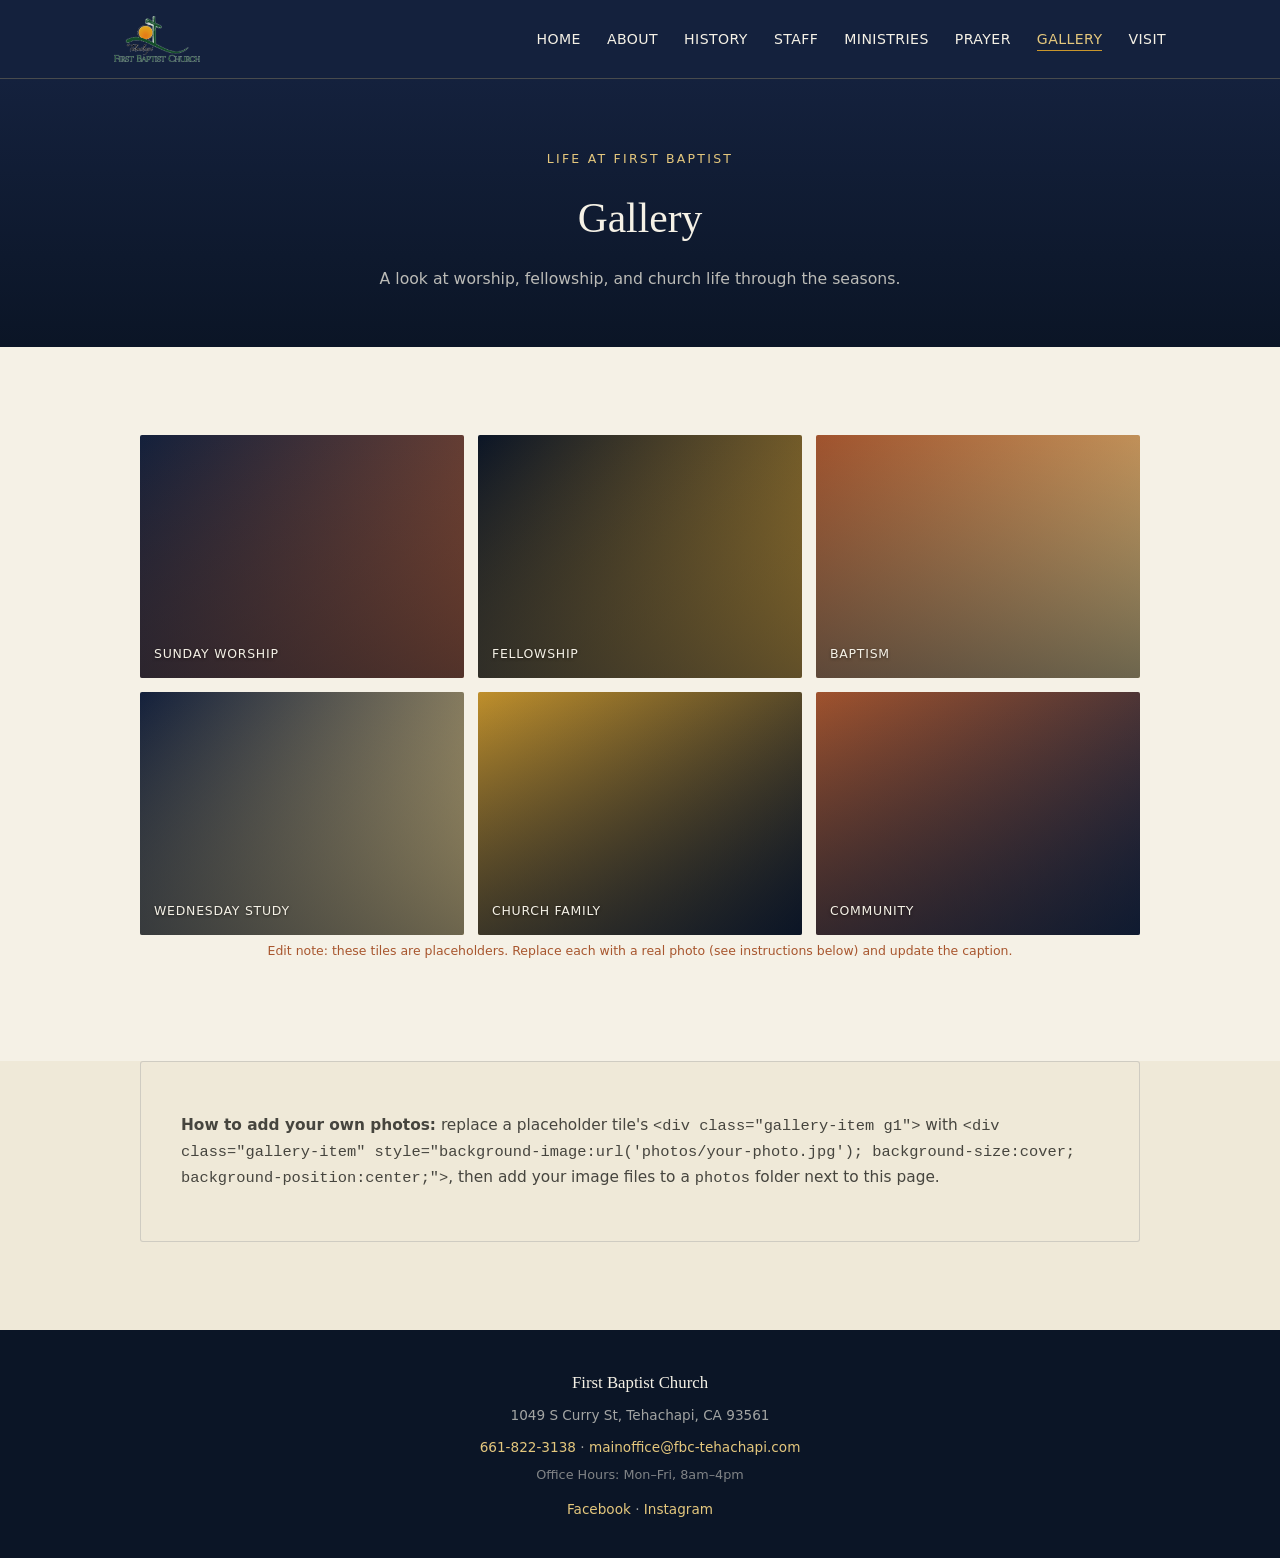
<file: gallery.html>
<!DOCTYPE html>
<html lang="en">
<head>
<meta charset="UTF-8">
<meta name="viewport" content="width=device-width, initial-scale=1.0">
<title>Gallery — First Baptist Church, Tehachapi</title>
<link rel="stylesheet" href="styles.css">
<style>
  .g1{background:linear-gradient(135deg, #14213D, #A8562E);}
  .g2{background:linear-gradient(135deg, #0B1526, #C9962C);}
  .g3{background:linear-gradient(135deg, #A8562E, #E4C77D);}
  .g4{background:linear-gradient(135deg, #14213D, #E4C77D);}
  .g5{background:linear-gradient(135deg, #C9962C, #0B1526);}
  .g6{background:linear-gradient(135deg, #A8562E, #14213D);}
</style>
</head>
<body>

<header>
  <div class="nav-wrap">
    <a href="index.html" class="brand"><img src="logo-transparent.png" alt="First Baptist Church Tehachapi" class="logo-img"></a>
    <button class="nav-toggle" id="navToggle" aria-expanded="false" aria-controls="navMenu">Menu</button>
    <nav>
      <ul id="navMenu">
        <li><a href="index.html">Home</a></li>
        <li><a href="about.html">About</a></li>
        <li><a href="history.html">History</a></li>
        <li><a href="staff.html">Staff</a></li>
        <li><a href="ministries.html">Ministries</a></li>
        <li><a href="prayer-requests.html">Prayer</a></li>
        <li><a href="gallery.html" class="active">Gallery</a></li>
        <li><a href="index.html#visit">Visit</a></li>
      </ul>
    </nav>
  </div>
</header>

<div class="page-hero">
  <div class="eyebrow">Life at First Baptist</div>
  <h1>Gallery</h1>
  <p>A look at worship, fellowship, and church life through the seasons.</p>
</div>

<section>
  <div class="section-inner">
    <div class="gallery-grid fade-in">
      <div class="gallery-item g1"><span>Sunday Worship</span></div>
      <div class="gallery-item g2"><span>Fellowship</span></div>
      <div class="gallery-item g3"><span>Baptism</span></div>
      <div class="gallery-item g4"><span>Wednesday Study</span></div>
      <div class="gallery-item g5"><span>Church Family</span></div>
      <div class="gallery-item g6"><span>Community</span></div>
    </div>
    <p class="edit-note">Edit note: these tiles are placeholders. Replace each with a real photo (see instructions below) and update the caption.</p>
  </div>
</section>

<section style="background:#EFE9D8; padding-top:0;">
  <div class="section-inner">
    <div class="history-block fade-in">
      <p><strong>How to add your own photos:</strong> replace a placeholder tile's <code>&lt;div class="gallery-item g1"&gt;</code> with <code>&lt;div class="gallery-item" style="background-image:url('photos/your-photo.jpg'); background-size:cover; background-position:center;"&gt;</code>, then add your image files to a <code>photos</code> folder next to this page.</p>
    </div>
  </div>
</section>

<footer>
  <div class="brand-line">First Baptist Church</div>
  <div>1049 S Curry St, Tehachapi, CA 93561</div>
  <div style="margin-top:10px;">
    <a href="tel:+16618223138">661-822-3138</a> · <a href="mailto:mainoffice@fbc-tehachapi.com">mainoffice@fbc-tehachapi.com</a>
  </div>
  <div style="margin-top:6px; font-size:0.8rem; color:rgba(245,241,230,0.5);">Office Hours: Mon–Fri, 8am–4pm</div>
  <div style="margin-top:14px;">
    <a href="https://www.facebook.com/profile.php?id=100064793223810" target="_blank" rel="noopener">Facebook</a> ·
    <a href="https://www.instagram.com/tehachapifirstbaptist/" target="_blank" rel="noopener">Instagram</a>
  </div>
</footer>

<script src="script.js"></script>
</body>
</html>
</file>
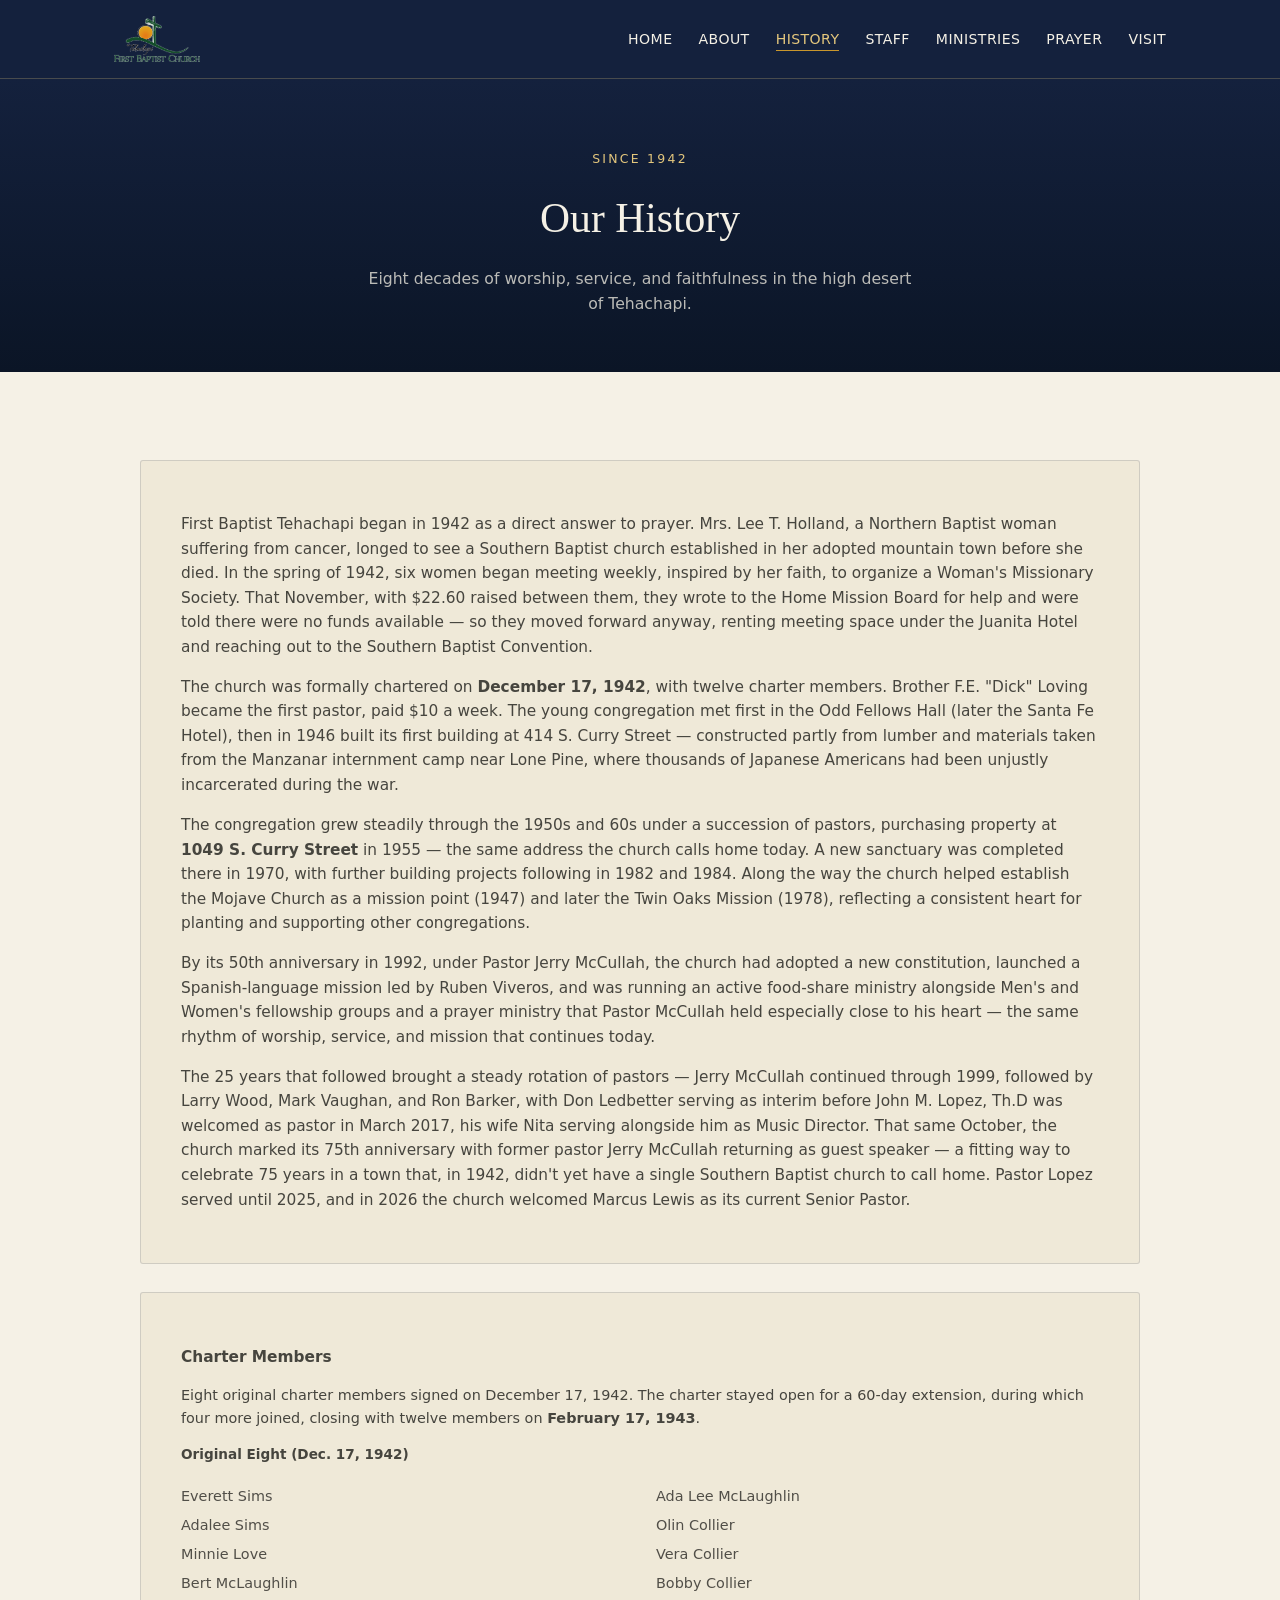
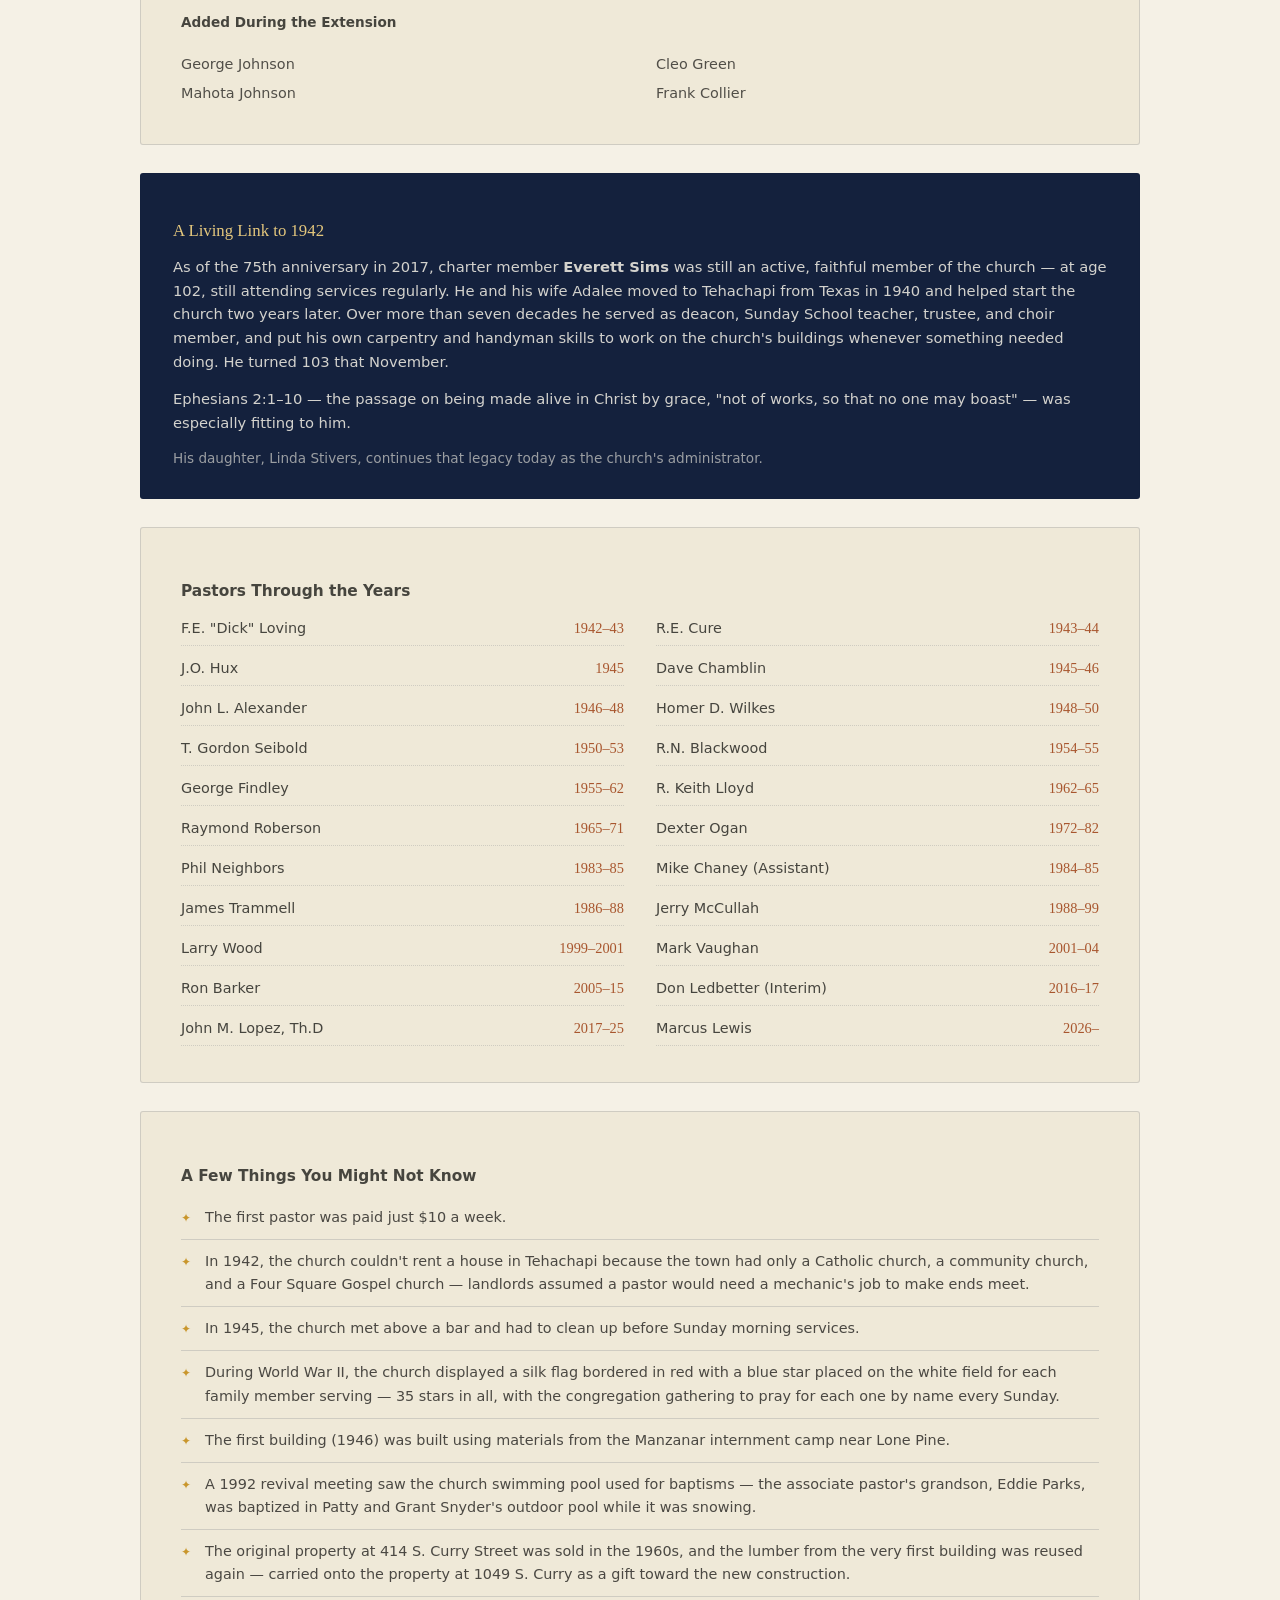
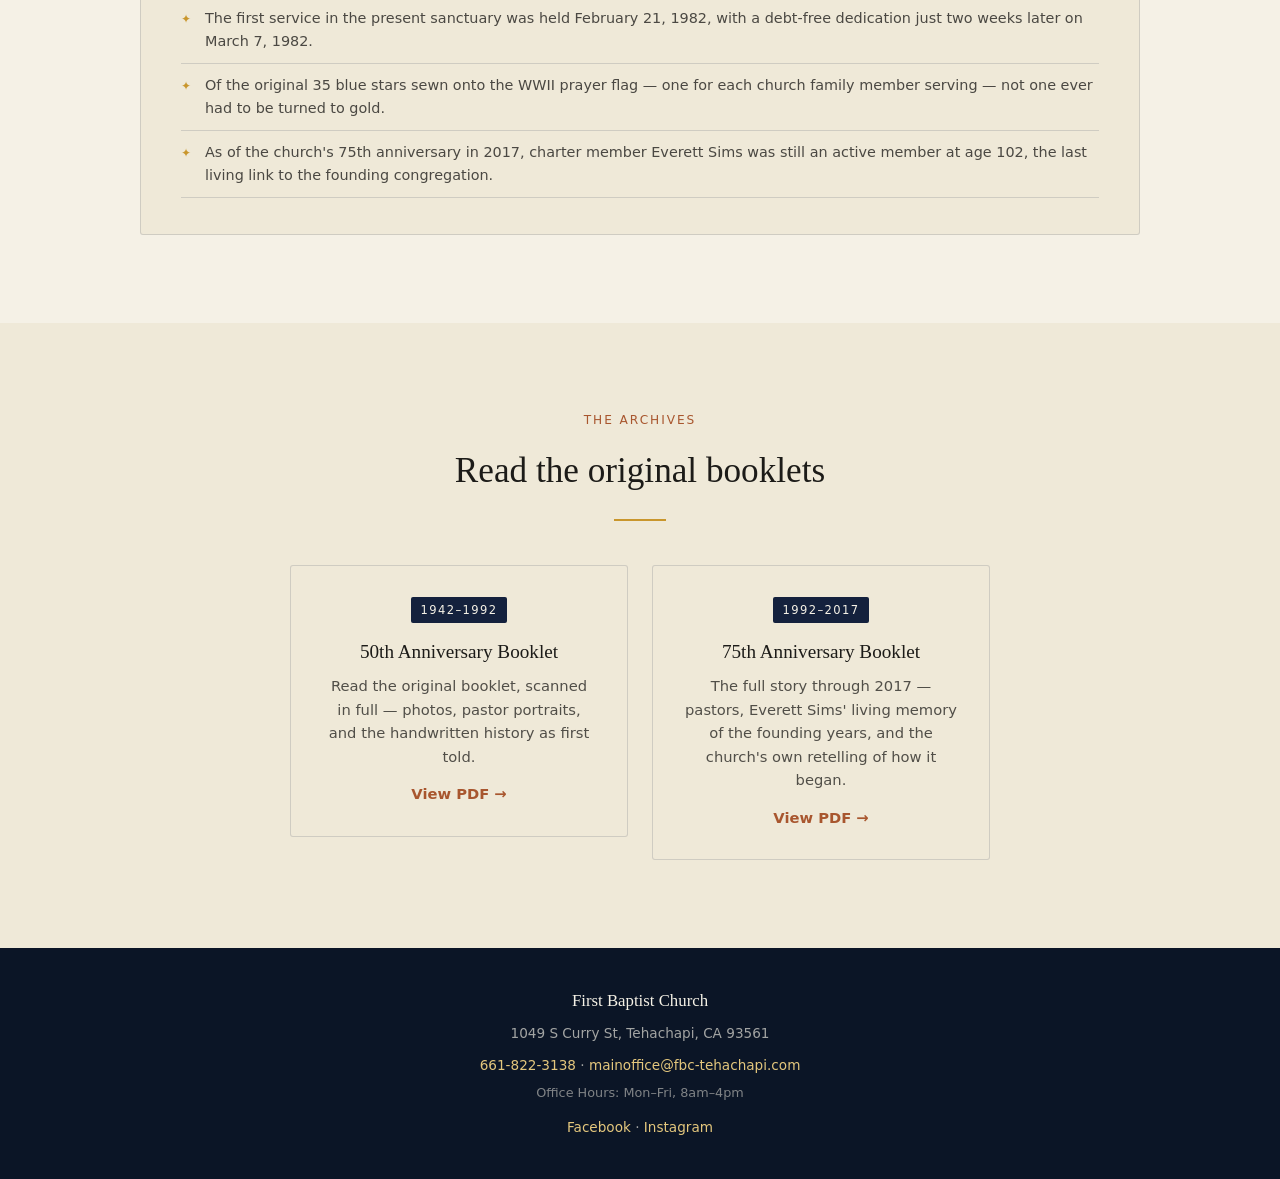
<file: history.html>
<!DOCTYPE html>
<html lang="en">
<head>
<meta charset="UTF-8">
<meta name="viewport" content="width=device-width, initial-scale=1.0">
<title>History — First Baptist Church, Tehachapi</title>
<link rel="stylesheet" href="styles.css">
</head>
<body>

<header>
  <div class="nav-wrap">
    <a href="index.html" class="brand"><img src="logo-transparent.png" alt="First Baptist Church Tehachapi" class="logo-img"></a>
    <button class="nav-toggle" id="navToggle" aria-expanded="false" aria-controls="navMenu">Menu</button>
    <nav>
      <ul id="navMenu">
        <li><a href="index.html">Home</a></li>
        <li><a href="about.html">About</a></li>
        <li><a href="history.html" class="active">History</a></li>
        <li><a href="staff.html">Staff</a></li>
        <li><a href="ministries.html">Ministries</a></li>
        <li><a href="prayer-requests.html">Prayer</a></li>
        <li><a href="index.html#visit">Visit</a></li>
      </ul>
    </nav>
  </div>
</header>

<div class="page-hero">
  <div class="eyebrow">Since 1942</div>
  <h1>Our History</h1>
  <p>Eight decades of worship, service, and faithfulness in the high desert of Tehachapi.</p>
</div>

<section>
  <div class="section-inner">
    <div class="history-block fade-in">
      <p>First Baptist Tehachapi began in 1942 as a direct answer to prayer. Mrs. Lee T. Holland, a Northern Baptist woman suffering from cancer, longed to see a Southern Baptist church established in her adopted mountain town before she died. In the spring of 1942, six women began meeting weekly, inspired by her faith, to organize a Woman's Missionary Society. That November, with $22.60 raised between them, they wrote to the Home Mission Board for help and were told there were no funds available &mdash; so they moved forward anyway, renting meeting space under the Juanita Hotel and reaching out to the Southern Baptist Convention.</p>
      <p>The church was formally chartered on <strong>December 17, 1942</strong>, with twelve charter members. Brother F.E. "Dick" Loving became the first pastor, paid $10 a week. The young congregation met first in the Odd Fellows Hall (later the Santa Fe Hotel), then in 1946 built its first building at 414 S. Curry Street &mdash; constructed partly from lumber and materials taken from the Manzanar internment camp near Lone Pine, where thousands of Japanese Americans had been unjustly incarcerated during the war.</p>
      <p>The congregation grew steadily through the 1950s and 60s under a succession of pastors, purchasing property at <strong>1049 S. Curry Street</strong> in 1955 &mdash; the same address the church calls home today. A new sanctuary was completed there in 1970, with further building projects following in 1982 and 1984. Along the way the church helped establish the Mojave Church as a mission point (1947) and later the Twin Oaks Mission (1978), reflecting a consistent heart for planting and supporting other congregations.</p>
      <p>By its 50th anniversary in 1992, under Pastor Jerry McCullah, the church had adopted a new constitution, launched a Spanish-language mission led by Ruben Viveros, and was running an active food-share ministry alongside Men's and Women's fellowship groups and a prayer ministry that Pastor McCullah held especially close to his heart &mdash; the same rhythm of worship, service, and mission that continues today.</p>
      <p>The 25 years that followed brought a steady rotation of pastors &mdash; Jerry McCullah continued through 1999, followed by Larry Wood, Mark Vaughan, and Ron Barker, with Don Ledbetter serving as interim before John M. Lopez, Th.D was welcomed as pastor in March 2017, his wife Nita serving alongside him as Music Director. That same October, the church marked its 75th anniversary with former pastor Jerry McCullah returning as guest speaker &mdash; a fitting way to celebrate 75 years in a town that, in 1942, didn't yet have a single Southern Baptist church to call home. Pastor Lopez served until 2025, and in 2026 the church welcomed Marcus Lewis as its current Senior Pastor.</p>
    </div>

    <div class="history-block fade-in" style="margin-top:28px;">
      <p style="margin-bottom:8px;"><strong>Charter Members</strong></p>
      <p style="font-size:0.9rem; margin-bottom:14px;">Eight original charter members signed on December 17, 1942. The charter stayed open for a 60-day extension, during which four more joined, closing with twelve members on <strong>February 17, 1943</strong>.</p>
      <p style="font-size:0.85rem; margin-bottom:6px;"><strong>Original Eight (Dec. 17, 1942)</strong></p>
      <ul class="charter-list">
        <li>Everett Sims</li>
        <li>Adalee Sims</li>
        <li>Minnie Love</li>
        <li>Bert McLaughlin</li>
        <li>Ada Lee McLaughlin</li>
        <li>Olin Collier</li>
        <li>Vera Collier</li>
        <li>Bobby Collier</li>
      </ul>
      <p style="font-size:0.85rem; margin:14px 0 6px;"><strong>Added During the Extension</strong></p>
      <ul class="charter-list">
        <li>George Johnson</li>
        <li>Mahota Johnson</li>
        <li>Cleo Green</li>
        <li>Frank Collier</li>
      </ul>
    </div>

    <div class="history-block fade-in" style="margin-top:28px; background:var(--navy); color:var(--parchment); border-radius:3px; padding:28px 32px;">
      <p style="margin-bottom:10px; font-family:var(--serif); font-size:1.05rem; color:var(--gold-soft);">A Living Link to 1942</p>
      <p style="font-size:0.92rem; color:rgba(245,241,230,0.85); margin:0 0 14px;">As of the 75th anniversary in 2017, charter member <strong>Everett Sims</strong> was still an active, faithful member of the church &mdash; at age 102, still attending services regularly. He and his wife Adalee moved to Tehachapi from Texas in 1940 and helped start the church two years later. Over more than seven decades he served as deacon, Sunday School teacher, trustee, and choir member, and put his own carpentry and handyman skills to work on the church's buildings whenever something needed doing. He turned 103 that November.</p>
      <p style="font-size:0.92rem; color:rgba(245,241,230,0.85); margin:0 0 14px;">Ephesians 2:1&ndash;10 &mdash; the passage on being made alive in Christ by grace, "not of works, so that no one may boast" &mdash; was especially fitting to him.</p>
      <p style="font-size:0.85rem; color:rgba(245,241,230,0.6); margin:0;">His daughter, Linda Stivers, continues that legacy today as the church's administrator.</p>
    </div>

    <div class="history-block fade-in" style="margin-top:28px;">
      <p style="margin-bottom:8px;"><strong>Pastors Through the Years</strong></p>
      <div class="pastor-list">
        <div class="p-row"><span>F.E. "Dick" Loving</span><span class="yrs">1942&ndash;43</span></div>
        <div class="p-row"><span>R.E. Cure</span><span class="yrs">1943&ndash;44</span></div>
        <div class="p-row"><span>J.O. Hux</span><span class="yrs">1945</span></div>
        <div class="p-row"><span>Dave Chamblin</span><span class="yrs">1945&ndash;46</span></div>
        <div class="p-row"><span>John L. Alexander</span><span class="yrs">1946&ndash;48</span></div>
        <div class="p-row"><span>Homer D. Wilkes</span><span class="yrs">1948&ndash;50</span></div>
        <div class="p-row"><span>T. Gordon Seibold</span><span class="yrs">1950&ndash;53</span></div>
        <div class="p-row"><span>R.N. Blackwood</span><span class="yrs">1954&ndash;55</span></div>
        <div class="p-row"><span>George Findley</span><span class="yrs">1955&ndash;62</span></div>
        <div class="p-row"><span>R. Keith Lloyd</span><span class="yrs">1962&ndash;65</span></div>
        <div class="p-row"><span>Raymond Roberson</span><span class="yrs">1965&ndash;71</span></div>
        <div class="p-row"><span>Dexter Ogan</span><span class="yrs">1972&ndash;82</span></div>
        <div class="p-row"><span>Phil Neighbors</span><span class="yrs">1983&ndash;85</span></div>
        <div class="p-row"><span>Mike Chaney (Assistant)</span><span class="yrs">1984&ndash;85</span></div>
        <div class="p-row"><span>James Trammell</span><span class="yrs">1986&ndash;88</span></div>
        <div class="p-row"><span>Jerry McCullah</span><span class="yrs">1988&ndash;99</span></div>
        <div class="p-row"><span>Larry Wood</span><span class="yrs">1999&ndash;2001</span></div>
        <div class="p-row"><span>Mark Vaughan</span><span class="yrs">2001&ndash;04</span></div>
        <div class="p-row"><span>Ron Barker</span><span class="yrs">2005&ndash;15</span></div>
        <div class="p-row"><span>Don Ledbetter (Interim)</span><span class="yrs">2016&ndash;17</span></div>
        <div class="p-row"><span>John M. Lopez, Th.D</span><span class="yrs">2017&ndash;25</span></div>
        <div class="p-row"><span>Marcus Lewis</span><span class="yrs">2026&ndash;</span></div>
      </div>
    </div>

    <div class="history-block fade-in" style="margin-top:28px;">
      <p style="margin-bottom:8px;"><strong>A Few Things You Might Not Know</strong></p>
      <ul class="fun-facts">
        <li>The first pastor was paid just $10 a week.</li>
        <li>In 1942, the church couldn't rent a house in Tehachapi because the town had only a Catholic church, a community church, and a Four Square Gospel church &mdash; landlords assumed a pastor would need a mechanic's job to make ends meet.</li>
        <li>In 1945, the church met above a bar and had to clean up before Sunday morning services.</li>
        <li>During World War II, the church displayed a silk flag bordered in red with a blue star placed on the white field for each family member serving &mdash; 35 stars in all, with the congregation gathering to pray for each one by name every Sunday.</li>
        <li>The first building (1946) was built using materials from the Manzanar internment camp near Lone Pine.</li>
        <li>A 1992 revival meeting saw the church swimming pool used for baptisms &mdash; the associate pastor's grandson, Eddie Parks, was baptized in Patty and Grant Snyder's outdoor pool while it was snowing.</li>
        <li>The original property at 414 S. Curry Street was sold in the 1960s, and the lumber from the very first building was reused again &mdash; carried onto the property at 1049 S. Curry as a gift toward the new construction.</li>
        <li>The first service in the present sanctuary was held February 21, 1982, with a debt-free dedication just two weeks later on March 7, 1982.</li>
        <li>Of the original 35 blue stars sewn onto the WWII prayer flag &mdash; one for each church family member serving &mdash; not one ever had to be turned to gold.</li>
        <li>As of the church's 75th anniversary in 2017, charter member Everett Sims was still an active member at age 102, the last living link to the founding congregation.</li>
      </ul>
    </div>
  </div>
</section>

<section style="background:#EFE9D8;">
  <div class="section-inner">
    <div class="section-head">
      <div class="section-eyebrow">The Archives</div>
      <h2>Read the original booklets</h2>
      <div class="rule"></div>
    </div>
    <div class="fade-in" style="display:grid; grid-template-columns:repeat(2, 1fr); gap:24px; max-width:700px; margin:0 auto;">

      <a href="50th-anniversary-booklet.pdf" target="_blank" style="text-decoration:none; color:inherit;">
        <div class="ministry-card" style="text-align:center;">
          <div class="ministry-tag">1942&ndash;1992</div>
          <h3 style="margin-bottom:6px;">50th Anniversary Booklet</h3>
          <p>Read the original booklet, scanned in full &mdash; photos, pastor portraits, and the handwritten history as first told.</p>
          <p style="margin-top:14px; color:var(--clay); font-weight:bold;">View PDF &rarr;</p>
        </div>
      </a>

      <a href="75th-anniversary-booklet.pdf" target="_blank" style="text-decoration:none; color:inherit;">
        <div class="ministry-card" style="text-align:center;">
          <div class="ministry-tag">1992&ndash;2017</div>
          <h3 style="margin-bottom:6px;">75th Anniversary Booklet</h3>
          <p>The full story through 2017 &mdash; pastors, Everett Sims' living memory of the founding years, and the church's own retelling of how it began.</p>
          <p style="margin-top:14px; color:var(--clay); font-weight:bold;">View PDF &rarr;</p>
        </div>
      </a>

    </div>
  </div>
</section>

<footer>
  <div class="brand-line">First Baptist Church</div>
  <div>1049 S Curry St, Tehachapi, CA 93561</div>
  <div style="margin-top:10px;">
    <a href="tel:+16618223138">661-822-3138</a> · <a href="mailto:mainoffice@fbc-tehachapi.com">mainoffice@fbc-tehachapi.com</a>
  </div>
  <div style="margin-top:6px; font-size:0.8rem; color:rgba(245,241,230,0.5);">Office Hours: Mon–Fri, 8am–4pm</div>
  <div style="margin-top:14px;">
    <a href="https://www.facebook.com/profile.php?id=100064793223810" target="_blank" rel="noopener">Facebook</a> ·
    <a href="https://www.instagram.com/tehachapifirstbaptist/" target="_blank" rel="noopener">Instagram</a>
  </div>
</footer>

<script src="script.js"></script>
</body>
</html>
</file>
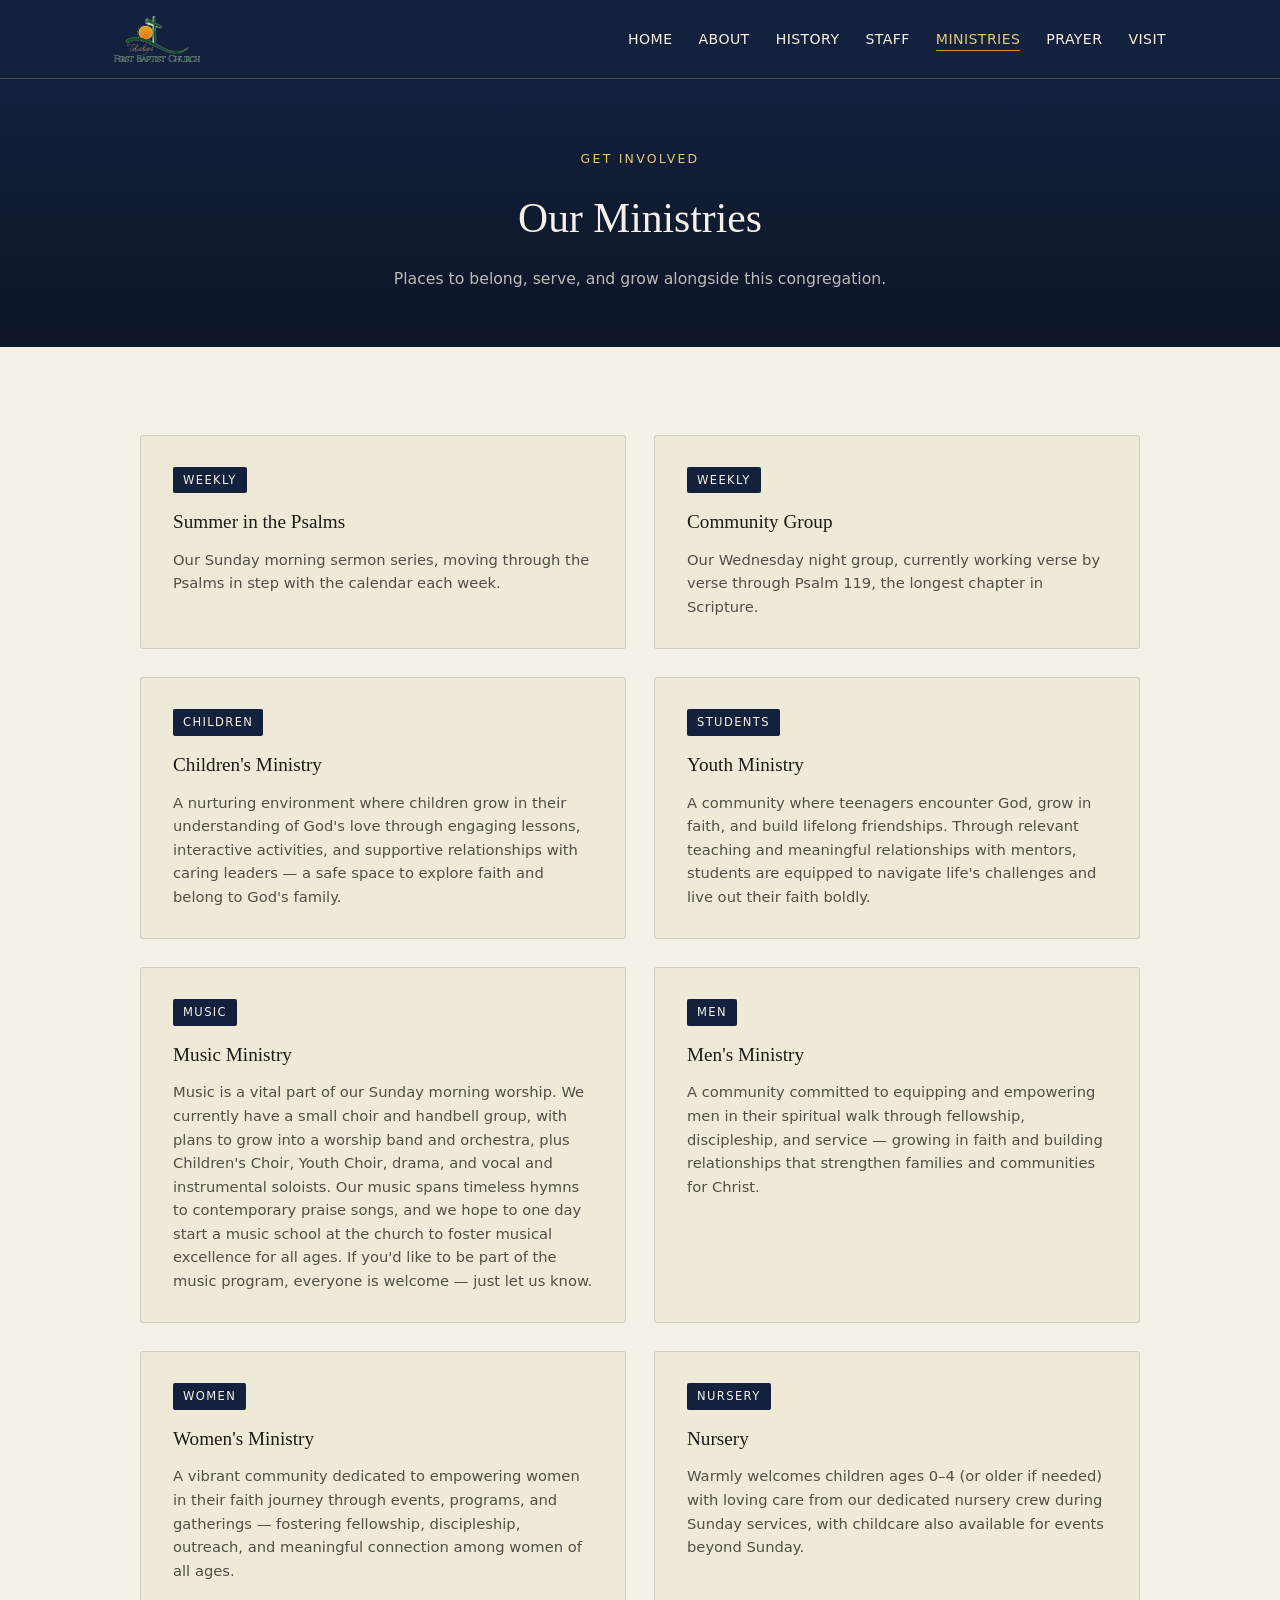
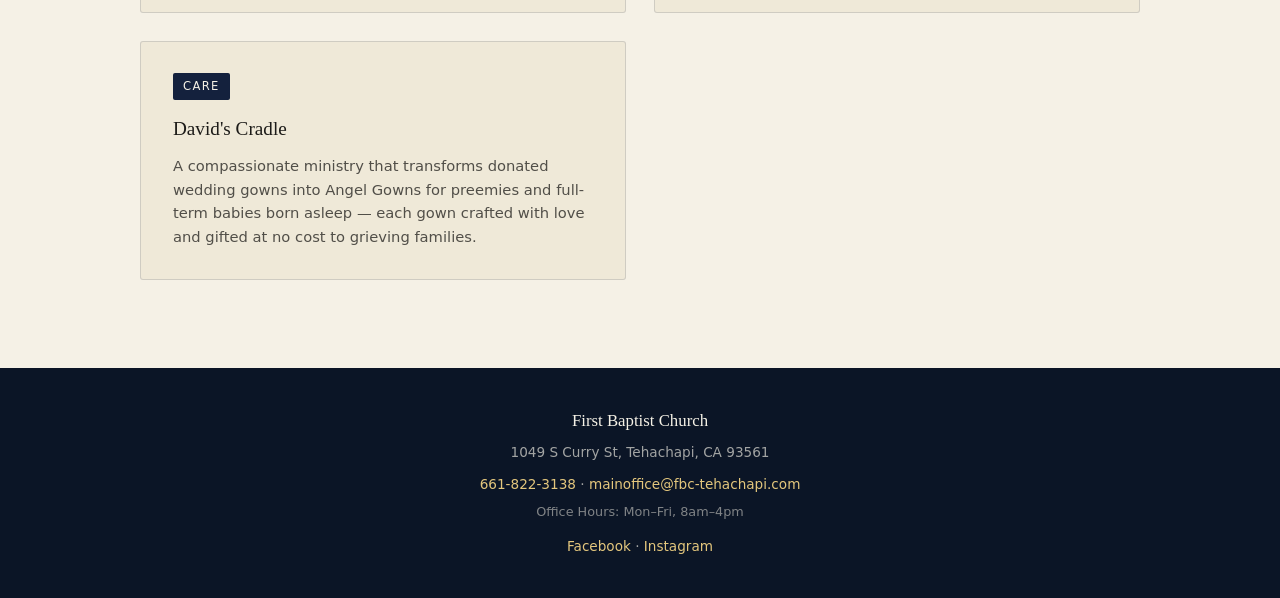
<file: ministries.html>
<!DOCTYPE html>
<html lang="en">
<head>
<meta charset="UTF-8">
<meta name="viewport" content="width=device-width, initial-scale=1.0">
<title>Ministries — First Baptist Church, Tehachapi</title>
<link rel="stylesheet" href="styles.css">
</head>
<body>

<header>
  <div class="nav-wrap">
    <a href="index.html" class="brand"><img src="logo-transparent.png" alt="First Baptist Church Tehachapi" class="logo-img"></a>
    <button class="nav-toggle" id="navToggle" aria-expanded="false" aria-controls="navMenu">Menu</button>
    <nav>
      <ul id="navMenu">
        <li><a href="index.html">Home</a></li>
        <li><a href="about.html">About</a></li>
        <li><a href="history.html">History</a></li>
        <li><a href="staff.html">Staff</a></li>
        <li><a href="ministries.html" class="active">Ministries</a></li>
        <li><a href="prayer-requests.html">Prayer</a></li>
        <li><a href="index.html#visit">Visit</a></li>
      </ul>
    </nav>
  </div>
</header>

<div class="page-hero">
  <div class="eyebrow">Get Involved</div>
  <h1>Our Ministries</h1>
  <p>Places to belong, serve, and grow alongside this congregation.</p>
</div>

<section>
  <div class="section-inner">
    <div class="ministry-grid fade-in">

      <div class="ministry-card">
        <div class="ministry-tag">Weekly</div>
        <h3>Summer in the Psalms</h3>
        <p>Our Sunday morning sermon series, moving through the Psalms in step with the calendar each week.</p>
      </div>

      <div class="ministry-card">
        <div class="ministry-tag">Weekly</div>
        <h3>Community Group</h3>
        <p>Our Wednesday night group, currently working verse by verse through Psalm 119, the longest chapter in Scripture.</p>
      </div>

      <div class="ministry-card">
        <div class="ministry-tag">Children</div>
        <h3>Children's Ministry</h3>
        <p>A nurturing environment where children grow in their understanding of God's love through engaging lessons, interactive activities, and supportive relationships with caring leaders — a safe space to explore faith and belong to God's family.</p>
      </div>

      <div class="ministry-card">
        <div class="ministry-tag">Students</div>
        <h3>Youth Ministry</h3>
        <p>A community where teenagers encounter God, grow in faith, and build lifelong friendships. Through relevant teaching and meaningful relationships with mentors, students are equipped to navigate life's challenges and live out their faith boldly.</p>
      </div>

      <div class="ministry-card">
        <div class="ministry-tag">Music</div>
        <h3>Music Ministry</h3>
        <p>Music is a vital part of our Sunday morning worship. We currently have a small choir and handbell group, with plans to grow into a worship band and orchestra, plus Children's Choir, Youth Choir, drama, and vocal and instrumental soloists. Our music spans timeless hymns to contemporary praise songs, and we hope to one day start a music school at the church to foster musical excellence for all ages. If you'd like to be part of the music program, everyone is welcome &mdash; just let us know.</p>
      </div>

      <div class="ministry-card">
        <div class="ministry-tag">Men</div>
        <h3>Men's Ministry</h3>
        <p>A community committed to equipping and empowering men in their spiritual walk through fellowship, discipleship, and service — growing in faith and building relationships that strengthen families and communities for Christ.</p>
      </div>

      <div class="ministry-card">
        <div class="ministry-tag">Women</div>
        <h3>Women's Ministry</h3>
        <p>A vibrant community dedicated to empowering women in their faith journey through events, programs, and gatherings — fostering fellowship, discipleship, outreach, and meaningful connection among women of all ages.</p>
      </div>

      <div class="ministry-card">
        <div class="ministry-tag">Nursery</div>
        <h3>Nursery</h3>
        <p>Warmly welcomes children ages 0–4 (or older if needed) with loving care from our dedicated nursery crew during Sunday services, with childcare also available for events beyond Sunday.</p>
      </div>

      <div class="ministry-card">
        <div class="ministry-tag">Care</div>
        <h3>David's Cradle</h3>
        <p>A compassionate ministry that transforms donated wedding gowns into Angel Gowns for preemies and full-term babies born asleep — each gown crafted with love and gifted at no cost to grieving families.</p>
      </div>

    </div>
  </div>
</section>

<footer>
  <div class="brand-line">First Baptist Church</div>
  <div>1049 S Curry St, Tehachapi, CA 93561</div>
  <div style="margin-top:10px;">
    <a href="tel:+16618223138">661-822-3138</a> · <a href="mailto:mainoffice@fbc-tehachapi.com">mainoffice@fbc-tehachapi.com</a>
  </div>
  <div style="margin-top:6px; font-size:0.8rem; color:rgba(245,241,230,0.5);">Office Hours: Mon–Fri, 8am–4pm</div>
  <div style="margin-top:14px;">
    <a href="https://www.facebook.com/profile.php?id=100064793223810" target="_blank" rel="noopener">Facebook</a> ·
    <a href="https://www.instagram.com/tehachapifirstbaptist/" target="_blank" rel="noopener">Instagram</a>
  </div>
</footer>

<script src="script.js"></script>
</body>
</html>
</file>
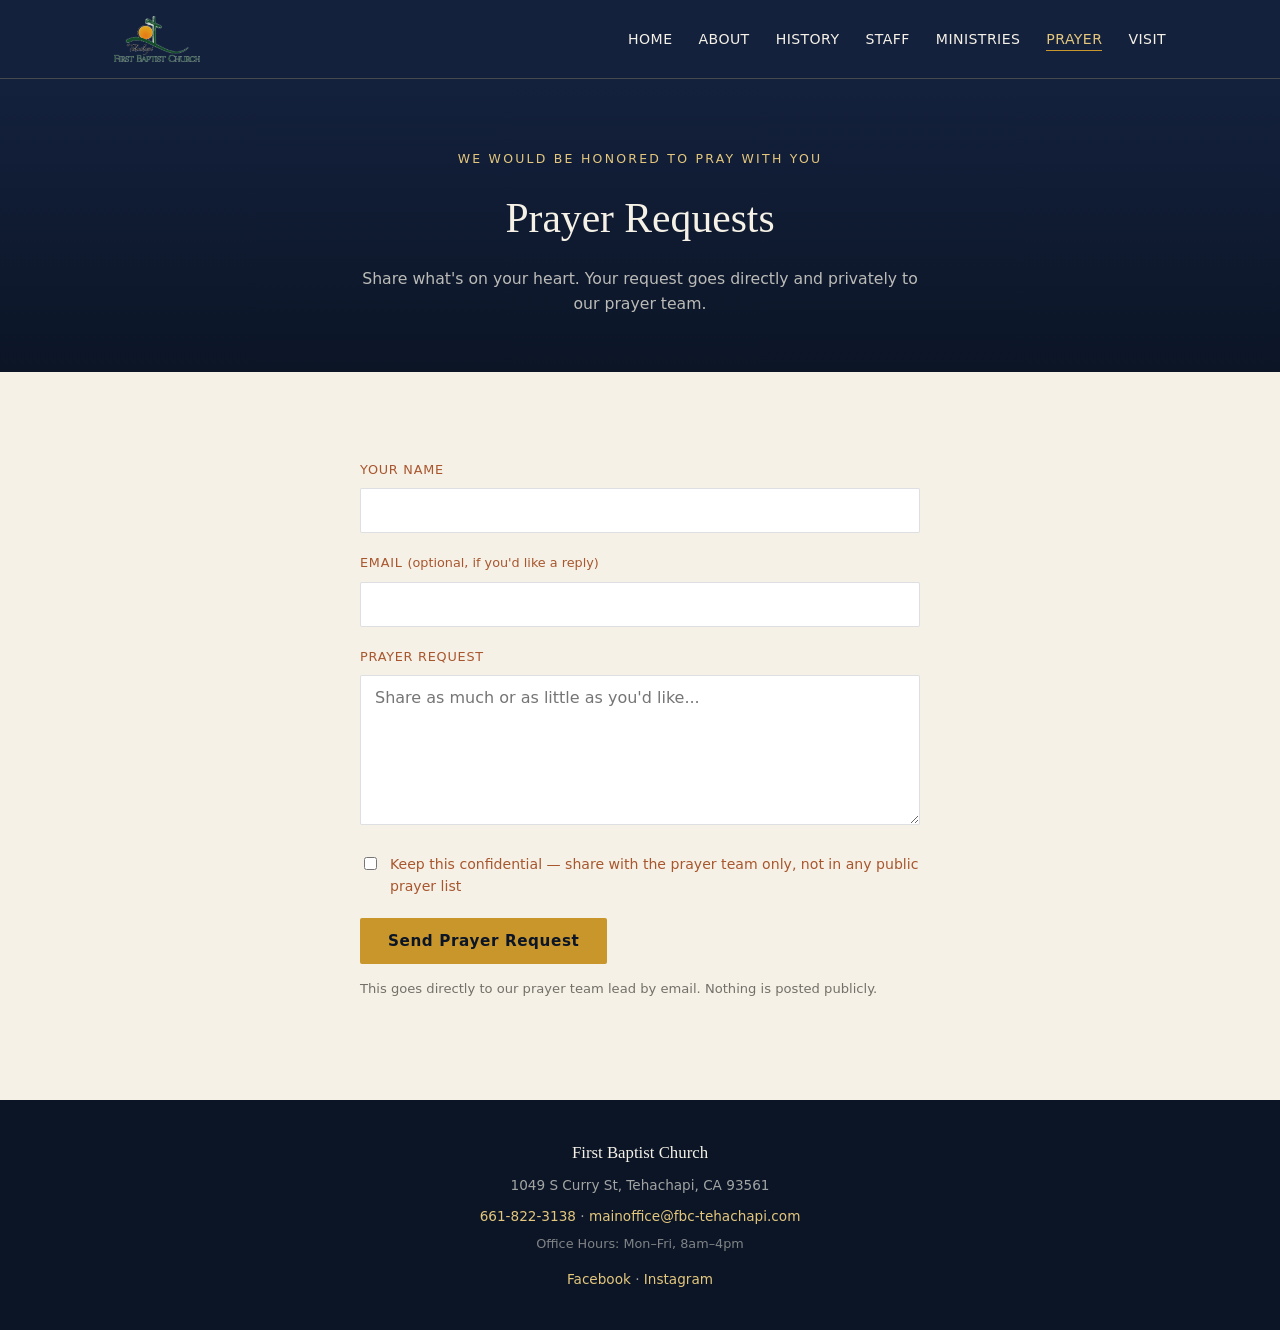
<file: prayer-requests.html>
<!DOCTYPE html>
<html lang="en">
<head>
<meta charset="UTF-8">
<meta name="viewport" content="width=device-width, initial-scale=1.0">
<title>Prayer Requests — First Baptist Church, Tehachapi</title>
<link rel="stylesheet" href="styles.css">
<style>
  .prayer-form{
    max-width:560px; margin:0 auto;
    display:grid; gap:20px;
  }
  .prayer-form label{
    display:block; font-size:0.8rem; letter-spacing:0.06em; text-transform:uppercase;
    color:var(--clay); margin-bottom:8px;
  }
  .prayer-form input[type="text"],
  .prayer-form input[type="email"],
  .prayer-form textarea{
    width:100%;
    font-family:var(--sans);
    font-size:1rem;
    padding:12px 14px;
    border:1px solid var(--line);
    border-radius:2px;
    background:#fff;
    color:var(--ink);
  }
  .prayer-form input:focus, .prayer-form textarea:focus{
    outline:2px solid var(--clay); outline-offset:1px;
  }
  .prayer-form textarea{min-height:150px; resize:vertical;}
  .checkbox-row{
    display:flex; align-items:flex-start; gap:10px; font-size:0.88rem; color:rgba(28,27,24,0.8);
  }
  .checkbox-row input{margin-top:4px;}
  .submit-btn{
    font-family:var(--sans); font-size:0.95rem; letter-spacing:0.04em;
    background:var(--gold); color:var(--navy-deep); font-weight:700;
    border:none; padding:14px 28px; border-radius:2px; cursor:pointer;
    transition:background .2s ease;
  }
  .submit-btn:hover{background:var(--gold-soft);}
  .form-note{font-size:0.82rem; color:rgba(28,27,24,0.6); margin-top:14px;}
  #formStatus{
    max-width:560px; margin:24px auto 0; padding:16px 18px;
    border-radius:2px; font-size:0.9rem; display:none;
  }
  #formStatus.success{background:#E4EFE1; color:#2A5A34; display:block;}
  #formStatus.error{background:#F3DCD4; color:#7A2E1B; display:block;}
</style>
</head>
<body>

<header>
  <div class="nav-wrap">
    <a href="index.html" class="brand"><img src="logo-transparent.png" alt="First Baptist Church Tehachapi" class="logo-img"></a>
    <button class="nav-toggle" id="navToggle" aria-expanded="false" aria-controls="navMenu">Menu</button>
    <nav>
      <ul id="navMenu">
        <li><a href="index.html">Home</a></li>
        <li><a href="about.html">About</a></li>
        <li><a href="history.html">History</a></li>
        <li><a href="staff.html">Staff</a></li>
        <li><a href="ministries.html">Ministries</a></li>
        <li><a href="prayer-requests.html" class="active">Prayer</a></li>
        <li><a href="index.html#visit">Visit</a></li>
      </ul>
    </nav>
  </div>
</header>

<div class="page-hero">
  <div class="eyebrow">We Would Be Honored to Pray With You</div>
  <h1>Prayer Requests</h1>
  <p>Share what's on your heart. Your request goes directly and privately to our prayer team.</p>
</div>

<section>
  <div class="section-inner">
    <form class="prayer-form" id="prayerForm" action="https://api.web3forms.com/submit" method="POST">

      <input type="hidden" name="access_key" value="ff96952b-2227-4022-99b9-62840aa25db8">
      <input type="hidden" name="subject" value="New Prayer Request — First Baptist Tehachapi">
      <input type="hidden" name="from_name" value="FBC Tehachapi Website">
      <input type="checkbox" name="botcheck" style="display:none;">

      <div>
        <label for="name">Your Name</label>
        <input type="text" id="name" name="name" required>
      </div>

      <div>
        <label for="email">Email <span style="text-transform:none; letter-spacing:0;">(optional, if you'd like a reply)</span></label>
        <input type="email" id="email" name="email">
      </div>

      <div>
        <label for="request">Prayer Request</label>
        <textarea id="request" name="message" required placeholder="Share as much or as little as you'd like..."></textarea>
      </div>

      <div class="checkbox-row">
        <input type="checkbox" id="confidential" name="confidential" value="Yes — keep this confidential, prayer team only">
        <label for="confidential" style="text-transform:none; letter-spacing:0; font-size:0.88rem; margin:0;">Keep this confidential — share with the prayer team only, not in any public prayer list</label>
      </div>

      <div>
        <button type="submit" class="submit-btn">Send Prayer Request</button>
        <p class="form-note">This goes directly to our prayer team lead by email. Nothing is posted publicly.</p>
      </div>

    </form>

    <div id="formStatus"></div>
  </div>
</section>

<footer>
  <div class="brand-line">First Baptist Church</div>
  <div>1049 S Curry St, Tehachapi, CA 93561</div>
  <div style="margin-top:10px;">
    <a href="tel:+16618223138">661-822-3138</a> · <a href="mailto:mainoffice@fbc-tehachapi.com">mainoffice@fbc-tehachapi.com</a>
  </div>
  <div style="margin-top:6px; font-size:0.8rem; color:rgba(245,241,230,0.5);">Office Hours: Mon–Fri, 8am–4pm</div>
  <div style="margin-top:14px;">
    <a href="https://www.facebook.com/profile.php?id=100064793223810" target="_blank" rel="noopener">Facebook</a> ·
    <a href="https://www.instagram.com/tehachapifirstbaptist/" target="_blank" rel="noopener">Instagram</a>
  </div>
</footer>

<script src="script.js"></script>
<script>
  const form = document.getElementById('prayerForm');
  const statusBox = document.getElementById('formStatus');
  form.addEventListener('submit', async function (e) {
    e.preventDefault();
    const formData = new FormData(form);
    statusBox.className = '';
    statusBox.style.display = 'none';
    try {
      const response = await fetch(form.action, {
        method: 'POST',
        body: formData,
        headers: { 'Accept': 'application/json' }
      });
      const result = await response.json();
      if (result.success) {
        statusBox.textContent = "Thank you — your prayer request has been sent to our prayer team.";
        statusBox.className = 'success';
        form.reset();
      } else {
        statusBox.textContent = "Something went wrong. Please try again, or reach us directly at mainoffice@fbc-tehachapi.com.";
        statusBox.className = 'error';
      }
    } catch (err) {
      statusBox.textContent = "Something went wrong. Please try again, or reach us directly at mainoffice@fbc-tehachapi.com.";
      statusBox.className = 'error';
    }
  });
</script>
</body>
</html>
</file>
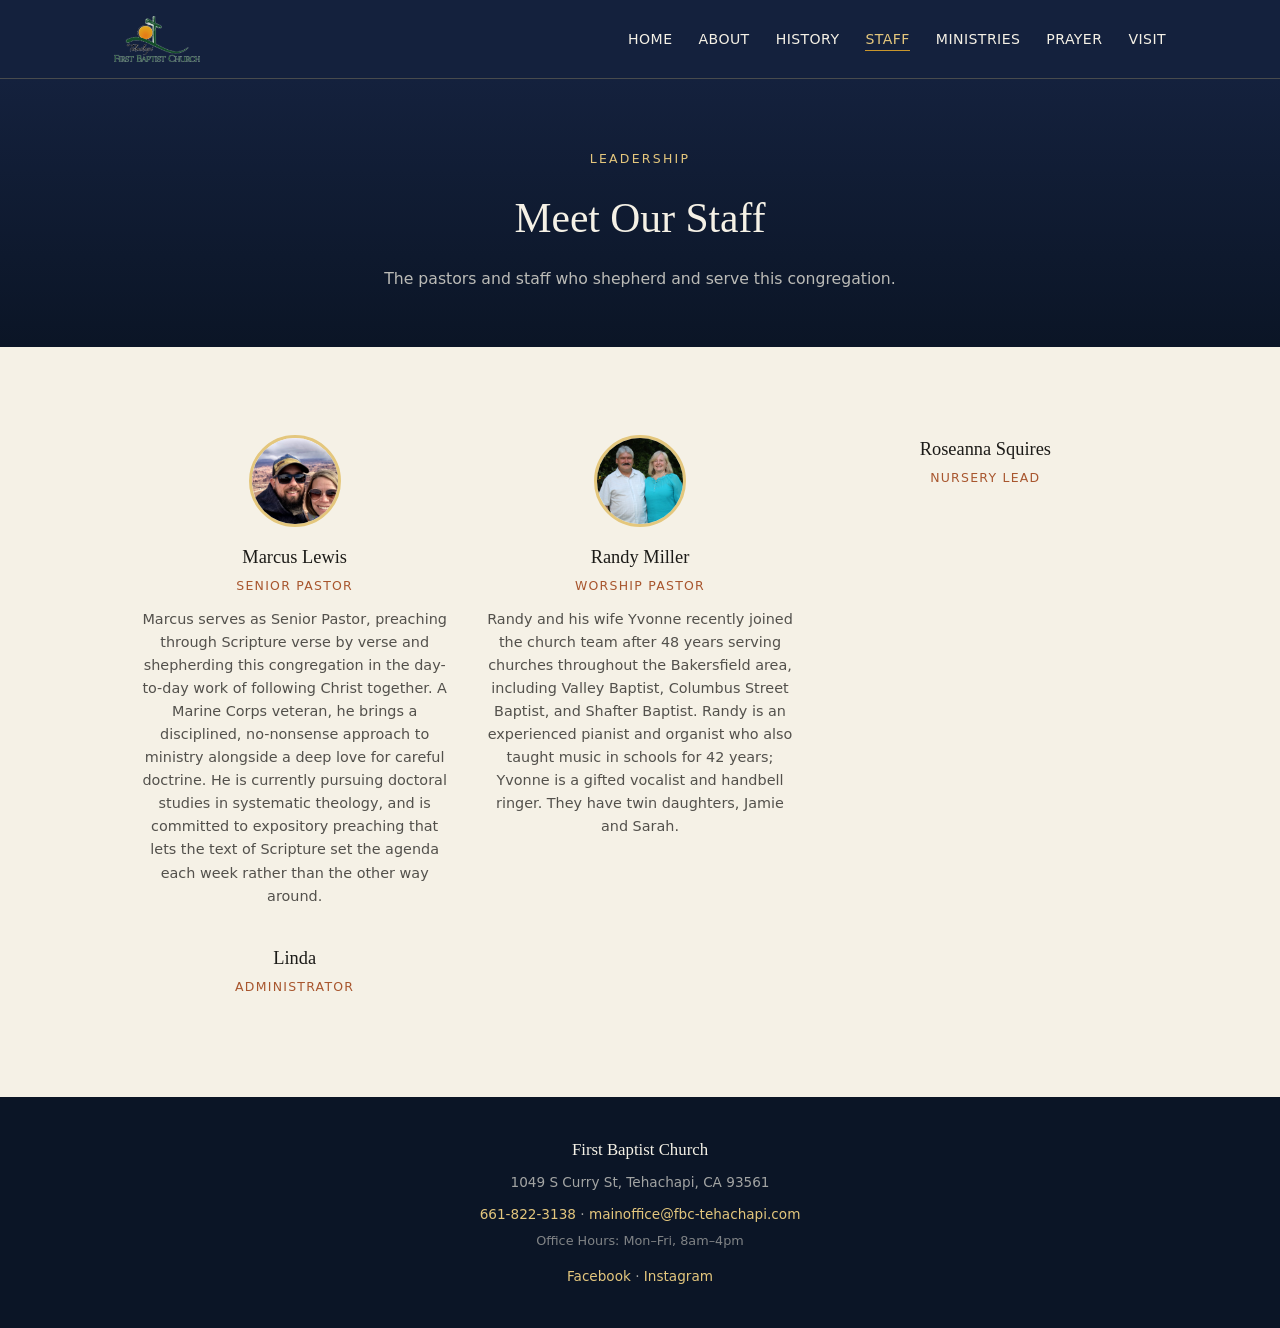
<file: staff.html>
<!DOCTYPE html>
<html lang="en">
<head>
<meta charset="UTF-8">
<meta name="viewport" content="width=device-width, initial-scale=1.0">
<title>Staff — First Baptist Church, Tehachapi</title>
<link rel="stylesheet" href="styles.css">
</head>
<body>

<header>
  <div class="nav-wrap">
    <a href="index.html" class="brand"><img src="logo-transparent.png" alt="First Baptist Church Tehachapi" class="logo-img"></a>
    <button class="nav-toggle" id="navToggle" aria-expanded="false" aria-controls="navMenu">Menu</button>
    <nav>
      <ul id="navMenu">
        <li><a href="index.html">Home</a></li>
        <li><a href="about.html">About</a></li>
        <li><a href="history.html">History</a></li>
        <li><a href="staff.html" class="active">Staff</a></li>
        <li><a href="ministries.html">Ministries</a></li>
        <li><a href="prayer-requests.html">Prayer</a></li>
        <li><a href="index.html#visit">Visit</a></li>
      </ul>
    </nav>
  </div>
</header>

<div class="page-hero">
  <div class="eyebrow">Leadership</div>
  <h1>Meet Our Staff</h1>
  <p>The pastors and staff who shepherd and serve this congregation.</p>
</div>

<section>
  <div class="section-inner">
    <div class="staff-grid fade-in">

      <div class="staff-card">
        <img src="marcus-lewis.jpg" alt="Marcus Lewis" class="staff-photo-img">
        <h3>Marcus Lewis</h3>
        <div class="staff-role">Senior Pastor</div>
        <p class="bio">Marcus serves as Senior Pastor, preaching through Scripture verse by verse and shepherding this congregation in the day-to-day work of following Christ together. A Marine Corps veteran, he brings a disciplined, no-nonsense approach to ministry alongside a deep love for careful doctrine. He is currently pursuing doctoral studies in systematic theology, and is committed to expository preaching that lets the text of Scripture set the agenda each week rather than the other way around.</p>
      </div>

      <div class="staff-card">
        <img src="randy-miller.jpg" alt="Randy Miller" class="staff-photo-img">
        <h3>Randy Miller</h3>
        <div class="staff-role">Worship Pastor</div>
        <p class="bio">Randy and his wife Yvonne recently joined the church team after 48 years serving churches throughout the Bakersfield area, including Valley Baptist, Columbus Street Baptist, and Shafter Baptist. Randy is an experienced pianist and organist who also taught music in schools for 42 years; Yvonne is a gifted vocalist and handbell ringer. They have twin daughters, Jamie and Sarah.</p>
      </div>

      <div class="staff-card">
        <h3>Roseanna Squires</h3>
        <div class="staff-role">Nursery Lead</div>
      </div>

      <div class="staff-card">
        <h3>Linda</h3>
        <div class="staff-role">Administrator</div>
      </div>

    </div>
  </div>
</section>

<footer>
  <div class="brand-line">First Baptist Church</div>
  <div>1049 S Curry St, Tehachapi, CA 93561</div>
  <div style="margin-top:10px;">
    <a href="tel:+16618223138">661-822-3138</a> · <a href="mailto:mainoffice@fbc-tehachapi.com">mainoffice@fbc-tehachapi.com</a>
  </div>
  <div style="margin-top:6px; font-size:0.8rem; color:rgba(245,241,230,0.5);">Office Hours: Mon–Fri, 8am–4pm</div>
  <div style="margin-top:14px;">
    <a href="https://www.facebook.com/profile.php?id=100064793223810" target="_blank" rel="noopener">Facebook</a> ·
    <a href="https://www.instagram.com/tehachapifirstbaptist/" target="_blank" rel="noopener">Instagram</a>
  </div>
</footer>

<script src="script.js"></script>
</body>
</html>
</file>
<file: styles.css>
:root{
  --navy:#14213D;
  --navy-deep:#0B1526;
  --gold:#C9962C;
  --gold-soft:#E4C77D;
  --parchment:#F5F1E6;
  --clay:#A8562E;
  --ink:#1C1B18;
  --line: rgba(20,33,61,0.14);
  --serif: Cambria, Georgia, "Times New Roman", serif;
  --sans: Calibri, "Segoe UI", system-ui, sans-serif;
}

*{box-sizing:border-box;}
html{scroll-behavior:smooth;}
body{
  margin:0;
  background:var(--parchment);
  color:var(--ink);
  font-family:var(--sans);
  line-height:1.6;
}

a{color:inherit;}
img{max-width:100%; display:block;}

:focus-visible{
  outline:3px solid var(--clay);
  outline-offset:3px;
}

@media (prefers-reduced-motion: reduce){
  html{scroll-behavior:auto;}
  *{animation-duration:0.001ms !important; transition-duration:0.001ms !important;}
}

/* ---------- Header ---------- */
header{
  position:sticky; top:0; z-index:50;
  background:var(--navy);
  border-bottom:1px solid rgba(228,199,125,0.25);
}
.nav-wrap{
  max-width:1100px; margin:0 auto;
  display:flex; align-items:center; justify-content:space-between;
  padding:16px 24px;
}
.brand{
  font-family:var(--serif);
  color:var(--parchment);
  font-size:1.15rem;
  letter-spacing:0.02em;
  text-decoration:none;
  display:flex;
  align-items:center;
}
.brand .logo-img{
  height:46px;
  width:auto;
  display:block;
}
.brand strong{color:var(--gold-soft); font-weight:700;}
nav ul{
  display:flex; gap:26px; list-style:none; margin:0; padding:0;
}
nav a{
  color:var(--parchment);
  text-decoration:none;
  font-size:0.88rem;
  letter-spacing:0.03em;
  text-transform:uppercase;
  border-bottom:1px solid transparent;
  padding-bottom:3px;
  transition:border-color .2s ease, color .2s ease;
}
nav a:hover, nav a.active{border-color:var(--gold); color:var(--gold-soft);}
.nav-toggle{display:none;}

@media (max-width: 780px){
  nav ul{
    position:absolute; top:100%; left:0; right:0;
    background:var(--navy);
    flex-direction:column; gap:0;
    max-height:0; overflow:hidden;
    transition:max-height .3s ease;
    border-bottom:1px solid rgba(228,199,125,0.25);
  }
  nav ul.open{max-height:400px;}
  nav li{border-top:1px solid rgba(245,241,230,0.08);}
  nav a{display:block; padding:14px 24px;}
  .nav-toggle{
    display:block; background:none; border:1px solid var(--gold-soft);
    color:var(--gold-soft); font-size:1rem; padding:6px 12px; border-radius:2px;
    cursor:pointer;
  }
}

/* ---------- Hero (home) ---------- */
.hero{
  position:relative;
  background:linear-gradient(180deg, var(--navy) 0%, var(--navy) 55%, var(--navy-deep) 100%);
  color:var(--parchment);
  overflow:hidden;
  padding:90px 24px 0;
}
.hero-inner{
  max-width:1100px; margin:0 auto;
  position:relative; z-index:2;
  text-align:center;
  padding-bottom:70px;
}
.eyebrow{
  font-family:var(--sans);
  text-transform:uppercase;
  letter-spacing:0.18em;
  font-size:0.78rem;
  color:var(--gold-soft);
  margin-bottom:22px;
}
.hero h1{
  font-family:var(--serif);
  font-weight:400;
  font-size:clamp(2rem, 4.6vw, 3.4rem);
  line-height:1.25;
  margin:0 0 18px;
  max-width:820px;
  margin-left:auto; margin-right:auto;
}
.hero h1 em{font-style:italic; color:var(--gold-soft);}
.hero .verse-ref{
  font-size:0.9rem;
  letter-spacing:0.06em;
  color:rgba(245,241,230,0.65);
  margin-bottom:36px;
}
.hero-cta{
  display:flex; gap:16px; justify-content:center; flex-wrap:wrap;
  margin-bottom:56px;
}
.btn{
  font-family:var(--sans);
  font-size:0.92rem;
  letter-spacing:0.04em;
  text-decoration:none;
  padding:13px 28px;
  border-radius:2px;
  display:inline-block;
  transition:transform .2s ease, background .2s ease, color .2s ease;
}
.btn-primary{background:var(--gold); color:var(--navy-deep); font-weight:700;}
.btn-primary:hover{background:var(--gold-soft); transform:translateY(-1px);}
.btn-ghost{border:1px solid rgba(245,241,230,0.4); color:var(--parchment);}
.btn-ghost:hover{border-color:var(--gold-soft); color:var(--gold-soft);}

.horizon{position:relative; height:130px;}
.horizon svg{position:absolute; bottom:0; left:0; width:100%; height:100%;}

.psalm-widget{max-width:1100px; margin:-46px auto 0; position:relative; z-index:3; padding:0 24px 0;}
.psalm-card{
  background:var(--parchment); color:var(--ink);
  border:1px solid var(--line); border-radius:3px;
  box-shadow:0 18px 40px rgba(11,21,38,0.28);
  padding:28px 32px;
  display:flex; align-items:center; justify-content:space-between; gap:24px;
  flex-wrap:wrap;
}
.psalm-card .label{font-size:0.75rem; letter-spacing:0.14em; text-transform:uppercase; color:var(--clay); margin-bottom:6px;}
.psalm-card .psalm-num{font-family:var(--serif); font-size:1.5rem;}
.psalm-card .desc{font-size:0.9rem; color:rgba(28,27,24,0.7); max-width:420px;}

/* ---------- Interior page hero (About / Staff / Ministries / Gallery) ---------- */
.page-hero{
  background:linear-gradient(180deg, var(--navy) 0%, var(--navy-deep) 100%);
  color:var(--parchment);
  padding:70px 24px 56px;
  text-align:center;
}
.page-hero .eyebrow{margin-bottom:16px;}
.page-hero h1{
  font-family:var(--serif); font-weight:400;
  font-size:clamp(1.8rem, 4vw, 2.6rem);
  margin:0 0 14px;
}
.page-hero p{
  max-width:560px; margin:0 auto;
  color:rgba(245,241,230,0.75);
  font-size:0.98rem;
}

/* ---------- Sections ---------- */
section{padding:88px 24px;}
.section-inner{max-width:1000px; margin:0 auto;}
.section-head{margin-bottom:44px; text-align:center;}
.section-eyebrow{text-transform:uppercase; letter-spacing:0.16em; font-size:0.76rem; color:var(--clay); margin-bottom:12px;}
.section-head h2{font-family:var(--serif); font-weight:400; font-size:clamp(1.6rem, 3vw, 2.2rem); margin:0;}
.rule{width:52px; height:2px; background:var(--gold); margin:20px auto 0;}

.fade-in{opacity:0; transform:translateY(18px); transition:opacity .7s ease, transform .7s ease;}
.fade-in.visible{opacity:1; transform:none;}

/* Welcome (About page) */
.welcome{display:grid; grid-template-columns:1fr 1fr; gap:56px; align-items:center;}
.welcome p{font-size:1.03rem; color:rgba(28,27,24,0.85);}
.welcome .signature{font-family:var(--serif); font-style:italic; margin-top:22px; color:var(--navy);}
.welcome-mark{
  background:var(--navy); color:var(--parchment);
  padding:40px; border-radius:3px;
  font-family:var(--serif); font-size:1.1rem; line-height:1.7;
  position:relative;
}
.welcome-mark::before{
  content:"\201C"; font-family:var(--serif); font-size:4rem; color:var(--gold);
  line-height:0; display:block; margin-bottom:18px;
}
@media (max-width:800px){.welcome{grid-template-columns:1fr;}}

/* Beliefs */
.beliefs-grid{display:grid; grid-template-columns:repeat(3, 1fr); gap:32px;}
.belief{border-top:2px solid var(--gold); padding-top:18px;}
.belief h3{font-family:var(--serif); font-weight:400; font-size:1.15rem; margin:0 0 10px;}
.belief p{font-size:0.92rem; color:rgba(28,27,24,0.75); margin:0;}
@media (max-width:760px){.beliefs-grid{grid-template-columns:1fr;}}

/* Mission / Vision — Five M's list */
.five-ms{
  max-width:680px; margin:0 auto;
  border-top:1px solid var(--line);
}
.five-m-row{
  display:grid; grid-template-columns:64px 1fr;
  gap:22px;
  padding:22px 4px;
  border-bottom:1px solid var(--line);
  align-items:start;
}
.five-m-row .m-letter{
  font-family:var(--serif); font-size:2.2rem; color:var(--clay);
  line-height:1;
}
.five-m-row h4{
  font-family:var(--serif); font-weight:400; font-size:1.15rem; margin:0 0 6px;
  color:var(--navy);
}
.five-m-row h4 .category{
  font-family:var(--sans); font-size:0.72rem; letter-spacing:0.1em; text-transform:uppercase;
  color:var(--clay); display:block; margin-bottom:4px;
}
.five-m-row p{margin:0; font-size:0.92rem; color:rgba(28,27,24,0.75);}

/* Mission / Vision — Five M's horizontal blocks */
.pillars{
  display:grid; grid-template-columns:repeat(5, 1fr); gap:18px;
}
.pillar{
  background:var(--parchment); border:1px solid var(--line); border-radius:3px;
  padding:26px 16px; text-align:center;
}
.pillar .category{
  font-family:var(--sans); font-size:0.72rem; letter-spacing:0.12em; text-transform:uppercase;
  color:var(--ink); margin-bottom:10px; font-weight:bold;
}
.pillar .m-word{
  font-family:var(--serif); color:var(--clay); font-size:1.5rem;
  margin-bottom:12px; line-height:1.1;
}
.pillar p{font-size:0.82rem; color:rgba(28,27,24,0.7); margin:0;}
@media (max-width:900px){.pillars{grid-template-columns:repeat(2, 1fr);}}
@media (max-width:500px){.pillars{grid-template-columns:1fr;}}

.vision-block{
  background:var(--navy); color:var(--parchment);
  border-radius:3px; padding:34px 38px; margin-bottom:36px;
}
.vision-block h3{font-family:var(--serif); font-weight:400; color:var(--gold-soft); margin:0 0 12px; font-size:1.15rem;}
.vision-block p{font-size:0.95rem; color:rgba(245,241,230,0.85); margin:0 0 10px;}
.vision-block .ref{font-size:0.78rem; color:rgba(245,241,230,0.5); letter-spacing:0.04em;}

/* Doctrinal statement accordion */
.doctrine{border-top:1px solid var(--line);}
.doctrine details{
  border-bottom:1px solid var(--line);
  padding:18px 4px;
}
.doctrine summary{
  cursor:pointer;
  font-family:var(--serif);
  font-size:1.08rem;
  color:var(--navy);
  list-style:none;
  display:flex; justify-content:space-between; align-items:center;
}
.doctrine summary::-webkit-details-marker{display:none;}
.doctrine summary::after{
  content:"+";
  font-family:var(--sans); color:var(--clay); font-size:1.3rem; margin-left:12px;
}
.doctrine details[open] summary::after{content:"\2212";}
.doctrine .doctrine-body{
  margin-top:14px; font-size:0.92rem; color:rgba(28,27,24,0.8);
}
.doctrine .doctrine-body p{margin:0 0 12px;}
.doctrine .doctrine-refs{
  font-size:0.76rem; color:var(--clay); line-height:1.6; margin-top:10px;
}

/* History timeline-ish block (About page) */
.history-block{
  background:#EFE9D8; border:1px solid var(--line); border-radius:3px;
  padding:36px 40px;
}
.history-block p{font-size:0.96rem; color:rgba(28,27,24,0.8);}

.charter-list{
  columns:2; column-gap:32px;
  font-size:0.9rem; color:rgba(28,27,24,0.75);
  list-style:none; padding:0; margin:16px 0 0;
}
.charter-list li{padding:3px 0; break-inside:avoid;}

.pastor-list{
  display:grid; grid-template-columns:1fr 1fr; gap:6px 32px;
  font-size:0.9rem; margin-top:6px;
}
.pastor-list .p-row{
  display:flex; justify-content:space-between;
  border-bottom:1px dotted var(--line);
  padding:5px 0;
  color:rgba(28,27,24,0.8);
}
.pastor-list .p-row .yrs{color:var(--clay); font-family:var(--serif);}
@media (max-width:640px){.pastor-list{grid-template-columns:1fr;}}

.fun-facts{
  list-style:none; padding:0; margin:0;
  font-size:0.9rem; color:rgba(28,27,24,0.78);
}
.fun-facts li{
  padding:10px 0 10px 24px;
  border-bottom:1px solid var(--line);
  position:relative;
}
.fun-facts li::before{
  content:"\2726";
  position:absolute; left:0; color:var(--gold);
  font-size:0.75rem; top:13px;
}

/* This week */
.week-list{display:grid; gap:1px; background:var(--line); border:1px solid var(--line);}
.week-item{background:var(--parchment); display:grid; grid-template-columns:140px 1fr; gap:24px; padding:26px 28px;}
.week-item .when{font-family:var(--serif); color:var(--clay); font-size:1rem;}
.week-item h3{margin:0 0 6px; font-family:var(--serif); font-weight:400; font-size:1.15rem;}
.week-item p{margin:0; font-size:0.92rem; color:rgba(28,27,24,0.75);}
@media (max-width:600px){.week-item{grid-template-columns:1fr; gap:6px;}}

/* Staff */
.staff-grid{display:grid; grid-template-columns:repeat(3, 1fr); gap:36px;}
.staff-card{text-align:center;}
.staff-photo{
  width:92px; height:92px; border-radius:50%;
  margin:0 auto 16px;
  background:linear-gradient(135deg, var(--navy), var(--clay));
  color:var(--parchment);
  display:flex; align-items:center; justify-content:center;
  font-family:var(--serif); font-size:1.3rem; letter-spacing:0.04em;
  border:3px solid var(--gold-soft);
}
.staff-photo-img{
  width:92px; height:92px; border-radius:50%;
  margin:0 auto 16px;
  object-fit:cover;
  border:3px solid var(--gold-soft);
}
.staff-card h3{font-family:var(--serif); font-weight:400; font-size:1.15rem; margin:0 0 4px;}
.staff-role{font-size:0.78rem; letter-spacing:0.1em; text-transform:uppercase; color:var(--clay); margin-bottom:12px;}
.staff-card p.bio{font-size:0.9rem; color:rgba(28,27,24,0.75); margin:0;}
@media (max-width:760px){.staff-grid{grid-template-columns:1fr; max-width:340px; margin:0 auto;}}

/* Ministries */
.ministry-grid{display:grid; grid-template-columns:repeat(2, 1fr); gap:28px;}
.ministry-card{
  background:#EFE9D8; border:1px solid var(--line); border-radius:3px;
  padding:30px 32px;
}
.ministry-tag{
  display:inline-block; font-size:0.72rem; letter-spacing:0.12em; text-transform:uppercase;
  color:var(--parchment); background:var(--navy); padding:4px 10px; border-radius:2px;
  margin-bottom:14px;
}
.ministry-card h3{font-family:var(--serif); font-weight:400; font-size:1.2rem; margin:0 0 10px;}
.ministry-card p{font-size:0.92rem; color:rgba(28,27,24,0.75); margin:0;}
@media (max-width:760px){.ministry-grid{grid-template-columns:1fr;}}

/* Gallery */
.gallery-grid{
  display:grid; grid-template-columns:repeat(3, 1fr); gap:14px;
}
.gallery-item{
  aspect-ratio:4/3;
  border-radius:2px;
  display:flex; align-items:flex-end;
  padding:14px;
  color:var(--parchment);
  font-size:0.78rem; letter-spacing:0.06em; text-transform:uppercase;
  position:relative;
  overflow:hidden;
}
.gallery-item span{position:relative; z-index:2; text-shadow:0 1px 3px rgba(0,0,0,0.5);}
.gallery-item::after{
  content:"";
  position:absolute; inset:0;
  background:linear-gradient(0deg, rgba(11,21,38,0.55), rgba(11,21,38,0.05));
}
@media (max-width:760px){
  .gallery-grid{grid-template-columns:repeat(2, 1fr);}
}
@media (max-width:480px){
  .gallery-grid{grid-template-columns:1fr;}
}

/* Visit */
.visit{background:var(--navy); color:var(--parchment);}
.visit .section-eyebrow{color:var(--gold-soft);}
.visit-grid{display:grid; grid-template-columns:repeat(3,1fr); gap:36px; text-align:center;}
.visit-item .label{text-transform:uppercase; letter-spacing:0.12em; font-size:0.75rem; color:var(--gold-soft); margin-bottom:10px;}
.visit-item .value{font-family:var(--serif); font-size:1.2rem;}
.visit-item .sub{font-size:0.85rem; color:rgba(245,241,230,0.6); margin-top:6px;}
@media (max-width:720px){.visit-grid{grid-template-columns:1fr; gap:40px;}}

/* Footer */
footer{background:var(--navy-deep); color:rgba(245,241,230,0.65); padding:40px 24px; text-align:center; font-size:0.85rem;}
footer .brand-line{font-family:var(--serif); color:var(--parchment); font-size:1.05rem; margin-bottom:8px;}
footer a{color:var(--gold-soft); text-decoration:none;}
footer a:hover{text-decoration:underline;}

.edit-note{font-size:0.78rem; color:var(--clay); text-align:center; margin-top:6px;}
</file>
